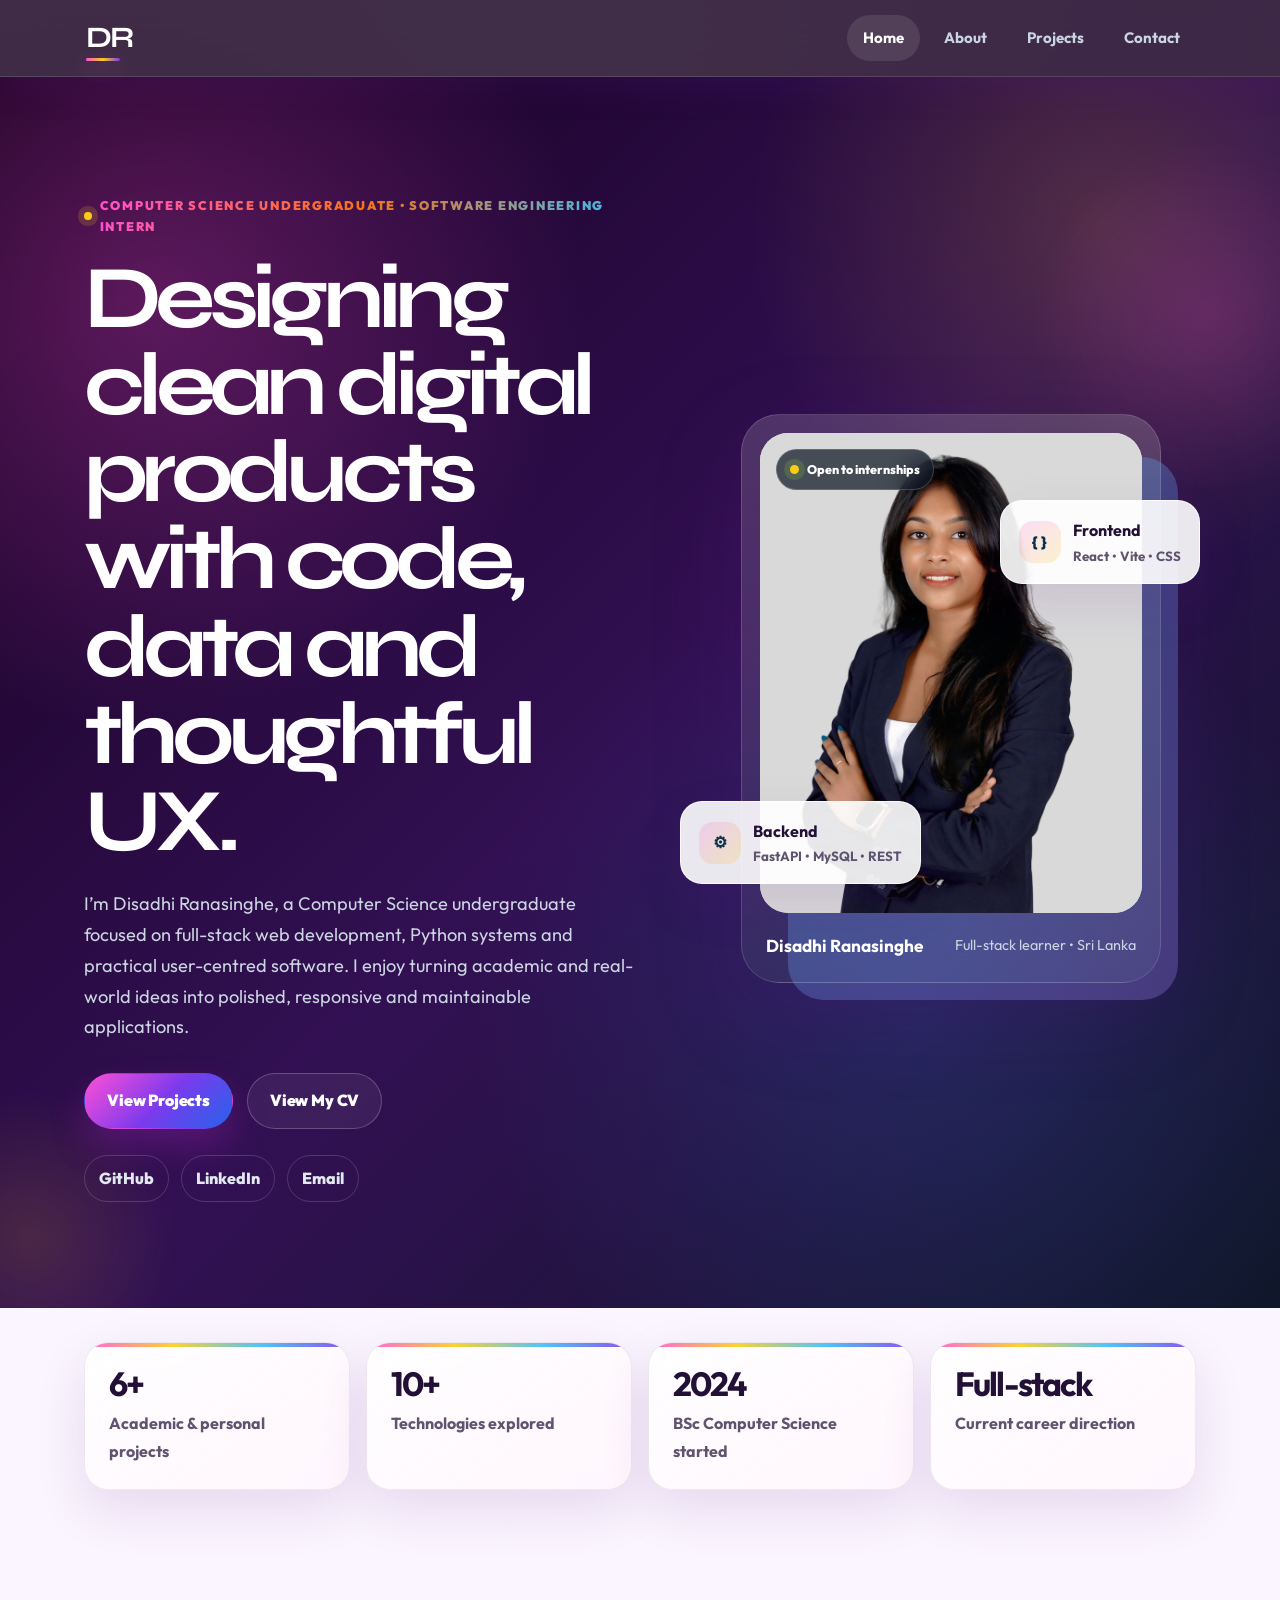
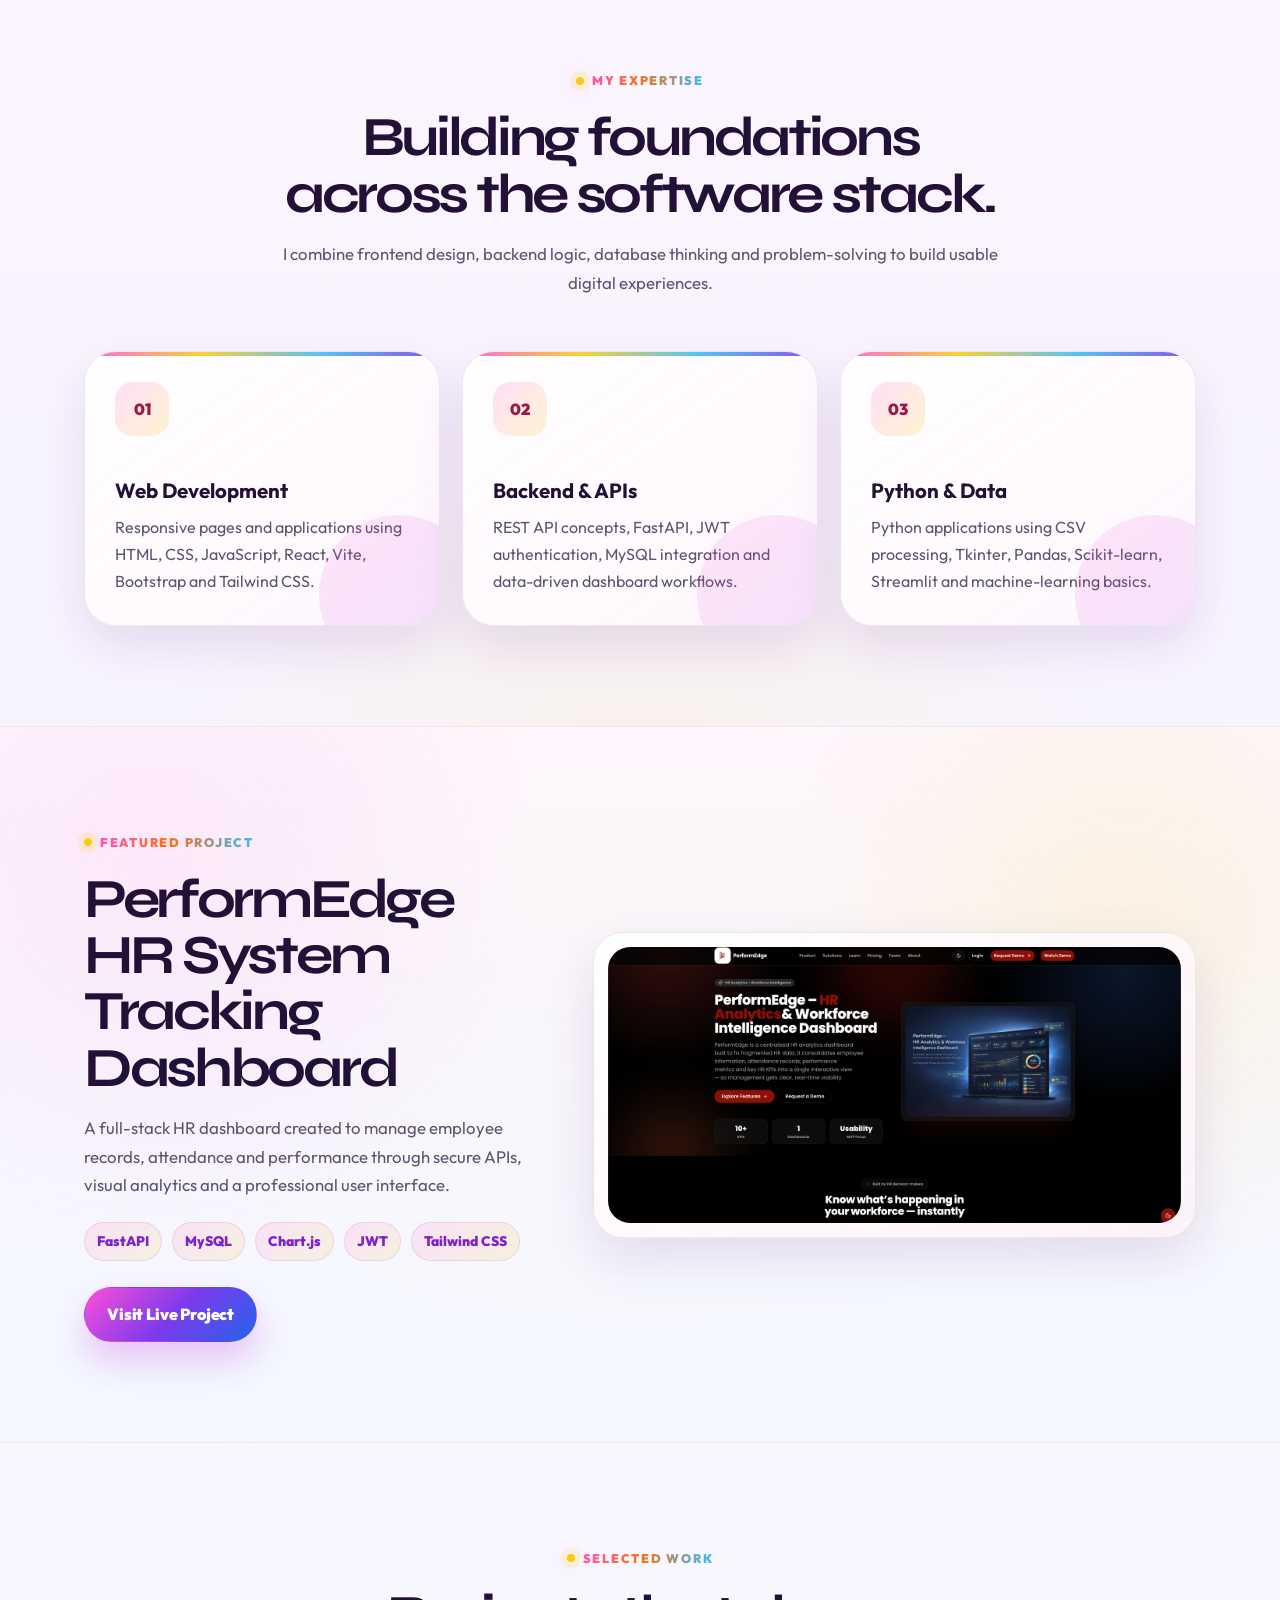
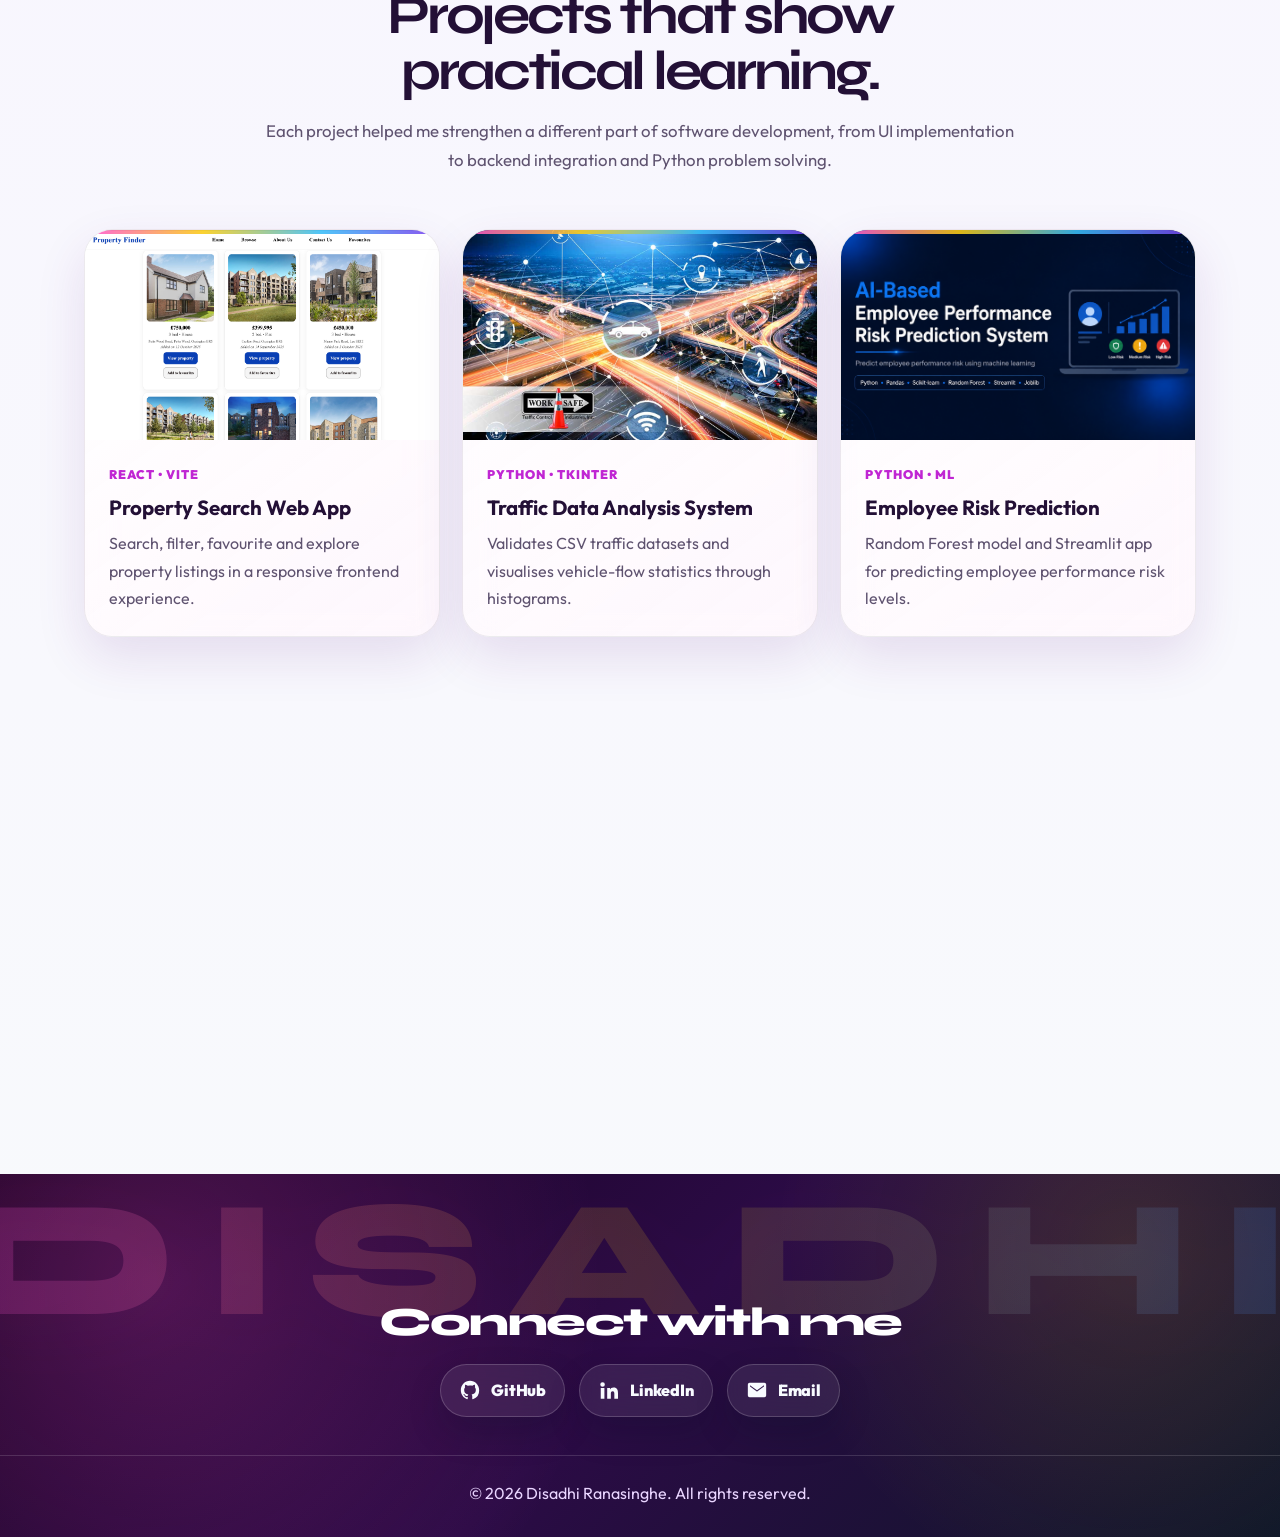
<file: index.html>
<!DOCTYPE html>
<html lang="en">
<head>
  <meta charset="UTF-8" />
  <meta name="viewport" content="width=device-width, initial-scale=1.0" />
  <meta name="description" content="Disadhi Ranasinghe - Computer Science undergraduate and software engineering intern portfolio." />
  <meta name="theme-color" content="#07111f" />
  <title>Disadhi Ranasinghe | Software Engineering Portfolio</title>
  <link rel="preconnect" href="https://fonts.googleapis.com" />
  <link rel="preconnect" href="https://fonts.gstatic.com" crossorigin />
  <link rel="stylesheet" href="style.css" />
</head>
<body>
  <div id="welcome-screen" aria-hidden="true">
    <div class="loader-box">
      <span class="loader-kicker">Portfolio loading</span>
      <h1>Disadhi Ranasinghe</h1>
      <p>Preparing a modern software engineering experience</p>
      <div class="progress-wrap"><div class="progress-bar" id="progress-bar"></div></div>
      <div class="progress-count" id="progress-count">1%</div>
    </div>
  </div>

  <header class="header">
    <div class="container nav-container">
      <a href="index.html" class="logo" aria-label="Disadhi Ranasinghe home">DR</a>
      <button class="nav-toggle" type="button" aria-label="Open navigation" aria-expanded="false">
        <span></span><span></span><span></span>
      </button>
      <nav class="nav" aria-label="Main navigation">
        <a href="index.html" class="active">Home</a>
        <a href="about.html">About</a>
        <a href="blog.html">Projects</a>
        <a href="contact.html">Contact</a>
      </nav>
    </div>
  </header>

  <main>
    <section class="hero hero-home" id="home">
      <div class="hero-orb hero-orb-one"></div>
      <div class="hero-orb hero-orb-two"></div>
      <div class="container hero-grid">
        <div class="hero-text reveal">
          <p class="eyebrow">Computer Science Undergraduate • Software Engineering Intern</p>
          <h1>Designing clean digital products with code, data and thoughtful UX.</h1>
          <p class="lead">
            I’m Disadhi Ranasinghe, a Computer Science undergraduate focused on full-stack web development, Python systems and practical user-centred software. I enjoy turning academic and real-world ideas into polished, responsive and maintainable applications.
          </p>

          <div class="hero-buttons">
            <a href="blog.html" class="btn btn-primary">View Projects</a>
            <a href="CV/Disadhi_Ranasinghe_CV.pdf" target="_blank" rel="noopener" class="btn btn-outline">View My CV</a>
          </div>

          <div class="social-links" aria-label="Social links">
            <a href="https://github.com/disdyy" target="_blank" rel="noopener">GitHub</a>
            <a href="https://www.linkedin.com/in/disadhi-ranasinghe-a74734332/" target="_blank" rel="noopener">LinkedIn</a>
            <a href="mailto:ranasinghedisadhi@gmail.com">Email</a>
          </div>
        </div>

        <div class="hero-visual reveal delay-1">
          <div class="profile-card">
            <div class="status-pill"><span></span> Open to internships</div>
            <img src="Images/me.png" alt="Disadhi Ranasinghe" />
            <div class="profile-meta">
              <strong>Disadhi Ranasinghe</strong>
              <span>Full-stack learner • Sri Lanka</span>
            </div>
          </div>
          <div class="floating-card floating-card-top">
            <span class="floating-icon">{ }</span>
            <div><strong>Frontend</strong><small>React • Vite • CSS</small></div>
          </div>
          <div class="floating-card floating-card-bottom">
            <span class="floating-icon">⚙</span>
            <div><strong>Backend</strong><small>FastAPI • MySQL • REST</small></div>
          </div>
        </div>
      </div>
    </section>

    <section class="section compact-section">
      <div class="container stats-grid reveal">
        <div class="stat-card"><strong>6+</strong><span>Academic & personal projects</span></div>
        <div class="stat-card"><strong>10+</strong><span>Technologies explored</span></div>
        <div class="stat-card"><strong>2024</strong><span>BSc Computer Science started</span></div>
        <div class="stat-card"><strong>Full-stack</strong><span>Current career direction</span></div>
      </div>
    </section>

    <section class="section" id="expertise">
      <div class="container">
        <div class="section-heading reveal">
          <span class="section-label">My expertise</span>
          <h2>Building foundations across the software stack.</h2>
          <p>I combine frontend design, backend logic, database thinking and problem-solving to build usable digital experiences.</p>
        </div>

        <div class="card-grid expertise-grid">
          <article class="info-card reveal">
            <span class="card-icon">01</span>
            <h3>Web Development</h3>
            <p>Responsive pages and applications using HTML, CSS, JavaScript, React, Vite, Bootstrap and Tailwind CSS.</p>
          </article>
          <article class="info-card reveal delay-1">
            <span class="card-icon">02</span>
            <h3>Backend & APIs</h3>
            <p>REST API concepts, FastAPI, JWT authentication, MySQL integration and data-driven dashboard workflows.</p>
          </article>
          <article class="info-card reveal delay-2">
            <span class="card-icon">03</span>
            <h3>Python & Data</h3>
            <p>Python applications using CSV processing, Tkinter, Pandas, Scikit-learn, Streamlit and machine-learning basics.</p>
          </article>
        </div>
      </div>
    </section>

    <section class="section feature-section">
      <div class="container split-grid">
        <div class="section-heading left reveal">
          <span class="section-label">Featured project</span>
          <h2>PerformEdge HR System Tracking Dashboard</h2>
          <p>A full-stack HR dashboard created to manage employee records, attendance and performance through secure APIs, visual analytics and a professional user interface.</p>
          <div class="pill-row">
            <span>FastAPI</span><span>MySQL</span><span>Chart.js</span><span>JWT</span><span>Tailwind CSS</span>
          </div>
          <a href="https://performedge.me/" target="_blank" rel="noopener" class="btn btn-primary top-space">Visit Live Project</a>
        </div>
        <div class="project-preview reveal delay-1">
          <img src="Images/PerformEdge.png" alt="PerformEdge dashboard preview" />
        </div>
      </div>
    </section>

    <section class="section" id="projects-preview">
      <div class="container">
        <div class="section-heading reveal">
          <span class="section-label">Selected work</span>
          <h2>Projects that show practical learning.</h2>
          <p>Each project helped me strengthen a different part of software development, from UI implementation to backend integration and Python problem solving.</p>
        </div>
        <div class="mini-project-grid">
          <article class="mini-project-card reveal">
            <img src="Images/PropertySearch.png" alt="Property Search web application" />
            <div>
              <span>React • Vite</span>
              <h3>Property Search Web App</h3>
              <p>Search, filter, favourite and explore property listings in a responsive frontend experience.</p>
            </div>
          </article>
          <article class="mini-project-card reveal delay-1">
            <img src="Images/traffic-data.jpg" alt="Traffic data analysis project" />
            <div>
              <span>Python • Tkinter</span>
              <h3>Traffic Data Analysis System</h3>
              <p>Validates CSV traffic datasets and visualises vehicle-flow statistics through histograms.</p>
            </div>
          </article>
          <article class="mini-project-card reveal delay-2">
            <img src="Images/AI_Based_Risk_Prediction_System.png" alt="Employee risk prediction project" />
            <div>
              <span>Python • ML</span>
              <h3>Employee Risk Prediction</h3>
              <p>Random Forest model and Streamlit app for predicting employee performance risk levels.</p>
            </div>
          </article>
        </div>
        <div class="center top-space reveal">
          <a href="blog.html" class="btn btn-outline">Explore All Projects</a>
        </div>
      </div>
    </section>

    <section class="section contact-strip">
      <div class="container contact-strip-inner reveal">
        <div>
          <span class="section-label">Let’s connect</span>
          <h2>Looking for a software engineer intern?</h2>
          <p>I’m open to internship opportunities, collaborative projects and professional networking.</p>
        </div>
        <a href="contact.html" class="btn btn-primary">Contact Me</a>
      </div>
    </section>
  </main>

  <footer class="footer">
    <div class="container footer-social-only">
      <p class="footer-social-title">Connect with me</p>
      <div class="footer-social" aria-label="Social media links">
        <a href="https://github.com/disdyy" target="_blank" rel="noopener" aria-label="GitHub">
          <svg viewBox="0 0 24 24" aria-hidden="true"><path d="M12 2C6.48 2 2 6.58 2 12.26c0 4.53 2.87 8.37 6.84 9.73.5.1.68-.22.68-.49 0-.24-.01-.88-.01-1.73-2.78.62-3.37-1.37-3.37-1.37-.45-1.18-1.11-1.49-1.11-1.49-.91-.64.07-.63.07-.63 1 .07 1.53 1.06 1.53 1.06.9 1.57 2.36 1.12 2.93.86.09-.67.35-1.12.63-1.38-2.22-.26-4.56-1.14-4.56-5.07 0-1.12.39-2.04 1.03-2.76-.1-.26-.45-1.31.1-2.72 0 0 .84-.28 2.75 1.05A9.3 9.3 0 0 1 12 6.98c.85 0 1.7.12 2.5.34 1.9-1.33 2.74-1.05 2.74-1.05.55 1.41.2 2.46.1 2.72.64.72 1.03 1.64 1.03 2.76 0 3.94-2.34 4.81-4.57 5.07.36.32.68.95.68 1.92 0 1.38-.01 2.5-.01 2.84 0 .27.18.59.69.49A10.08 10.08 0 0 0 22 12.26C22 6.58 17.52 2 12 2Z"/></svg>
          <span>GitHub</span>
        </a>
        <a href="https://www.linkedin.com/in/disadhi-ranasinghe-a74734332/" target="_blank" rel="noopener" aria-label="LinkedIn">
          <svg viewBox="0 0 24 24" aria-hidden="true"><path d="M4.98 3.5a2.5 2.5 0 1 1 0 5 2.5 2.5 0 0 1 0-5ZM3 9.8h4v11.7H3V9.8Zm6.24 0h3.84v1.6h.05c.54-1.02 1.86-2.1 3.83-2.1 4.1 0 4.86 2.7 4.86 6.21v5.99h-4v-5.31c0-1.27-.02-2.9-1.77-2.9-1.77 0-2.04 1.38-2.04 2.8v5.41h-4V9.8Z"/></svg>
          <span>LinkedIn</span>
        </a>
        <a href="mailto:ranasinghedisadhi@gmail.com" aria-label="Email">
          <svg viewBox="0 0 24 24" aria-hidden="true"><path d="M20 4H4a2 2 0 0 0-2 2v12a2 2 0 0 0 2 2h16a2 2 0 0 0 2-2V6a2 2 0 0 0-2-2Zm-.4 4.25-7.07 5.1a.9.9 0 0 1-1.06 0L4.4 8.25V6.7l7.6 5.47 7.6-5.47v1.55Z"/></svg>
          <span>Email</span>
        </a>
      </div>
    </div>
    <div class="footer-bottom"><p>&copy; <span id="year"></span> Disadhi Ranasinghe. All rights reserved.</p></div>
  </footer>

  <script src="script.js"></script>
</body>
</html>
</file>
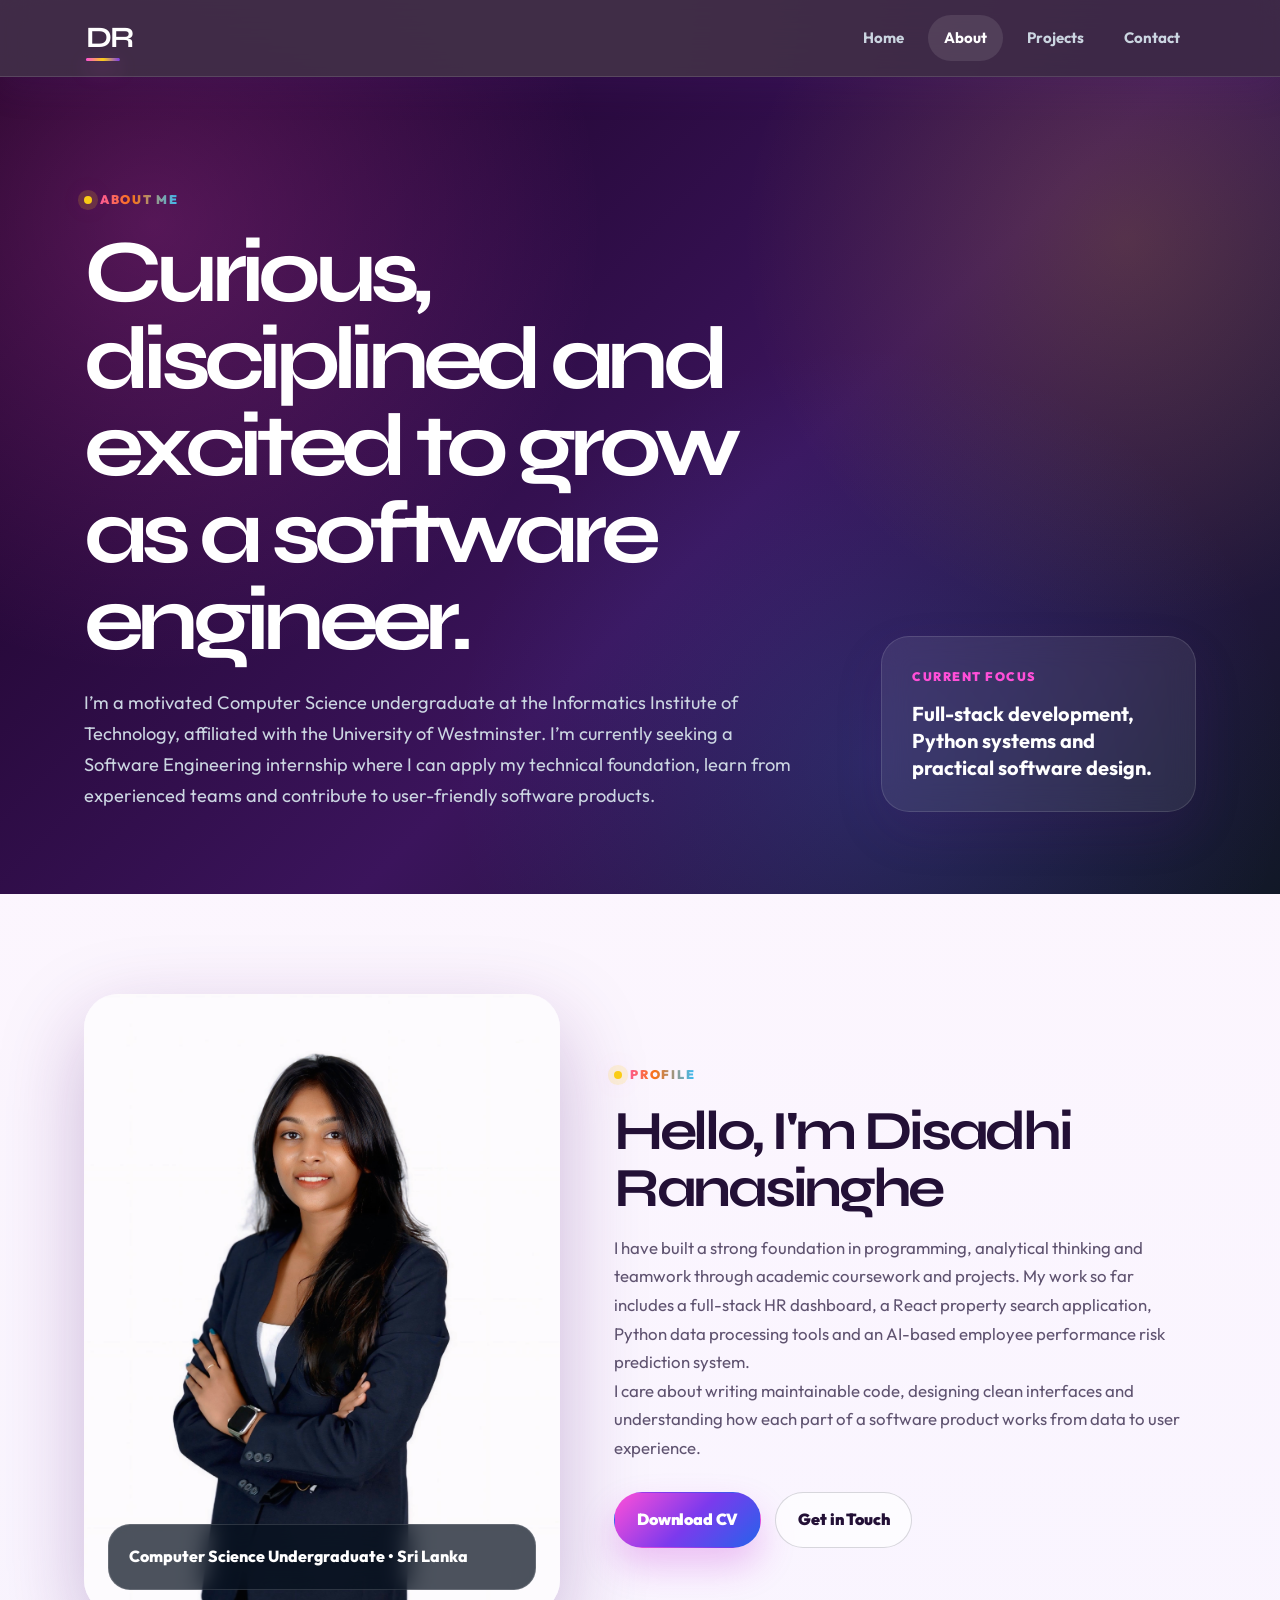
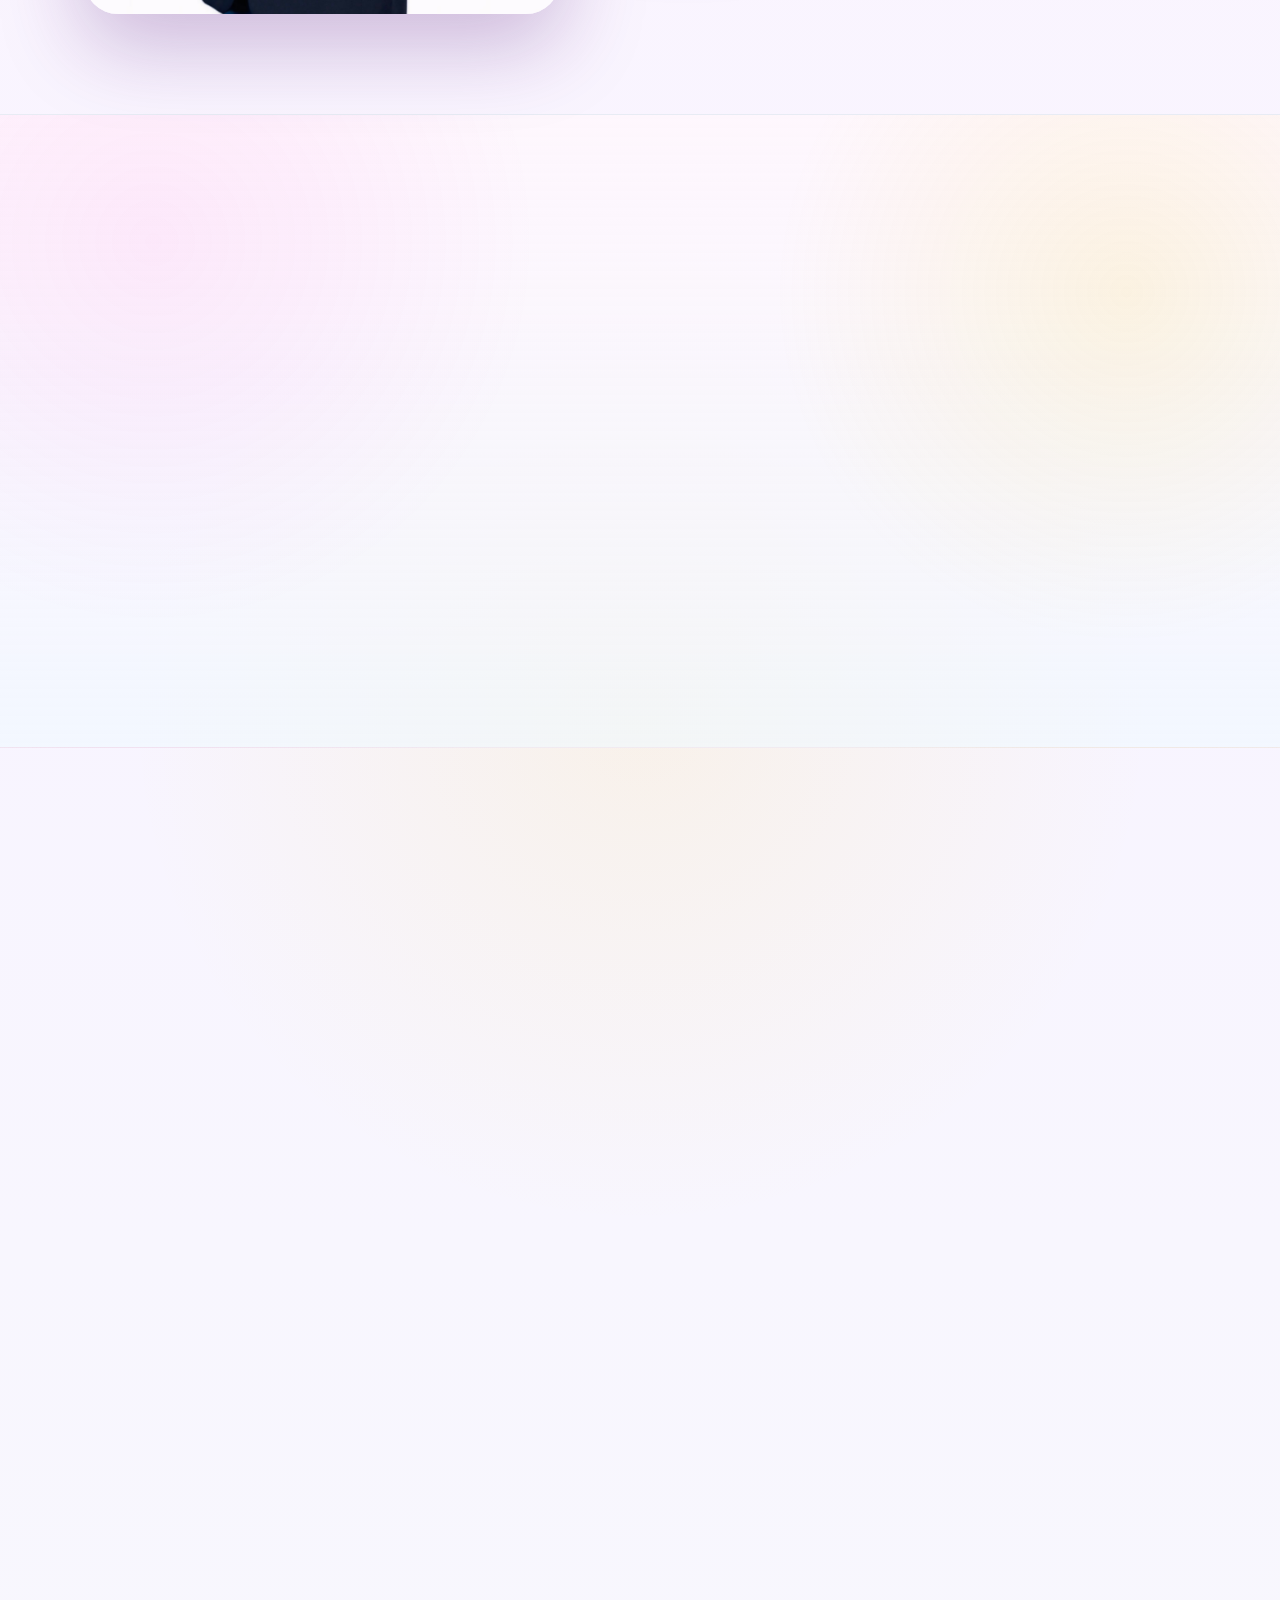
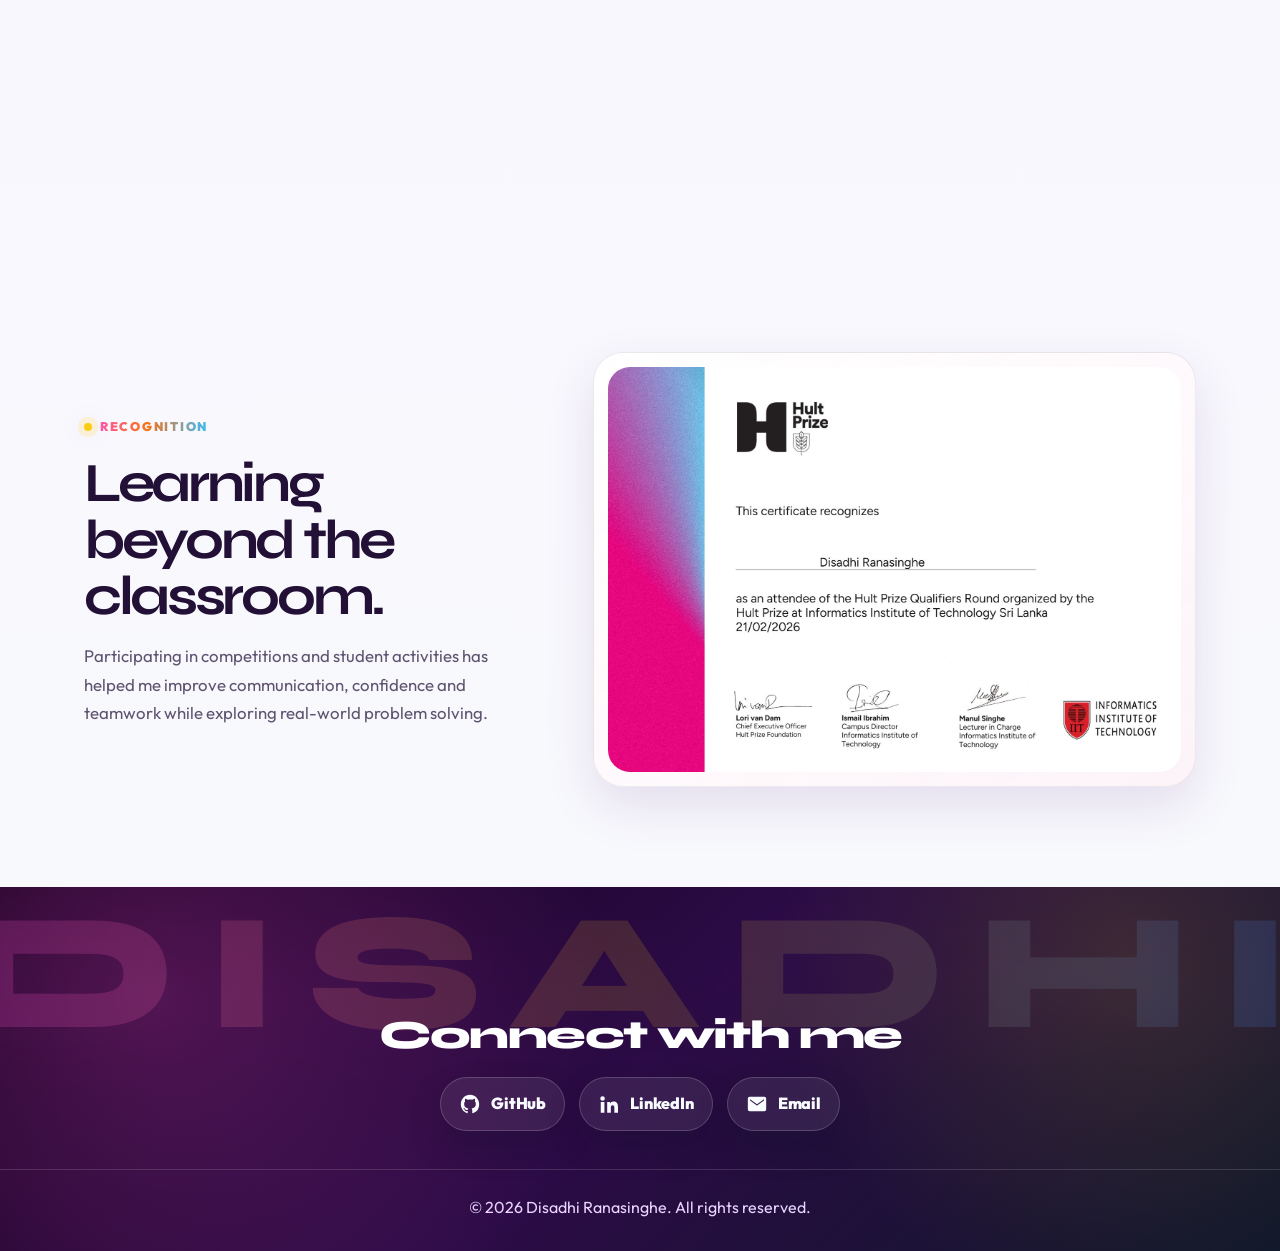
<file: about.html>
<!DOCTYPE html>
<html lang="en">
<head>
  <meta charset="UTF-8" />
  <meta name="viewport" content="width=device-width, initial-scale=1.0" />
  <meta name="description" content="About Disadhi Ranasinghe - education, skills and software engineering interests." />
  <meta name="theme-color" content="#07111f" />
  <title>About | Disadhi Ranasinghe</title>
  <link rel="preconnect" href="https://fonts.googleapis.com" />
  <link rel="preconnect" href="https://fonts.gstatic.com" crossorigin />
  <link rel="stylesheet" href="style.css" />
</head>
<body>
  <header class="header">
    <div class="container nav-container">
      <a href="index.html" class="logo" aria-label="Disadhi Ranasinghe home">DR</a>
      <button class="nav-toggle" type="button" aria-label="Open navigation" aria-expanded="false"><span></span><span></span><span></span></button>
      <nav class="nav" aria-label="Main navigation">
        <a href="index.html">Home</a>
        <a href="about.html" class="active">About</a>
        <a href="blog.html">Projects</a>
        <a href="contact.html">Contact</a>
      </nav>
    </div>
  </header>

  <main>
    <section class="page-hero">
      <div class="container page-hero-grid">
        <div class="reveal">
          <p class="eyebrow">About me</p>
          <h1>Curious, disciplined and excited to grow as a software engineer.</h1>
          <p class="lead">I’m a motivated Computer Science undergraduate at the Informatics Institute of Technology, affiliated with the University of Westminster. I’m currently seeking a Software Engineering internship where I can apply my technical foundation, learn from experienced teams and contribute to user-friendly software products.</p>
        </div>
        <div class="page-hero-card reveal delay-1">
          <span>Current focus</span>
          <strong>Full-stack development, Python systems and practical software design.</strong>
        </div>
      </div>
    </section>

    <section class="section">
      <div class="container about-grid modern-about-grid">
        <div class="about-image reveal">
          <img src="Images/IMG_7054.jpg" alt="Disadhi Ranasinghe portrait" />
          <div class="image-caption">Computer Science Undergraduate • Sri Lanka</div>
        </div>

        <div class="about-text reveal delay-1">
          <span class="section-label">Profile</span>
          <h2>Hello, I'm Disadhi Ranasinghe</h2>
          <p>I have built a strong foundation in programming, analytical thinking and teamwork through academic coursework and projects. My work so far includes a full-stack HR dashboard, a React property search application, Python data processing tools and an AI-based employee performance risk prediction system.</p>
          <p>I care about writing maintainable code, designing clean interfaces and understanding how each part of a software product works from data to user experience.</p>
          <div class="about-actions">
            <a href="CV/Disadhi_Ranasinghe_CV.pdf" download="Disadhi_Ranasinghe_CV.pdf" class="btn btn-primary">Download CV</a>
            <a href="contact.html" class="btn btn-outline">Get in Touch</a>
          </div>
        </div>
      </div>
    </section>

    <section class="section muted-section">
      <div class="container">
        <div class="section-heading reveal">
          <span class="section-label">Education</span>
          <h2>Academic journey.</h2>
          <p>My learning path combines formal education, project work and leadership experiences.</p>
        </div>
        <div class="timeline">
          <article class="timeline-item reveal">
            <span>2024 - Present</span>
            <h3>BSc (Hons) in Computer Science</h3>
            <p>Informatics Institute of Technology affiliated with University of Westminster.</p>
          </article>
          <article class="timeline-item reveal delay-1">
            <span>2024</span>
            <h3>Certificate in Computer Science</h3>
            <p>National Institute of Business Management (NIBM).</p>
          </article>
          <article class="timeline-item reveal delay-2">
            <span>2023</span>
            <h3>GCE Advanced Level</h3>
            <p>St. Lawrence’s Convent, Colombo 06.</p>
          </article>
          <article class="timeline-item reveal delay-3">
            <span>2020</span>
            <h3>GCE Ordinary Level</h3>
            <p>Holy Family Convent, Dehiwala.</p>
          </article>
        </div>
      </div>
    </section>

    <section class="section">
      <div class="container skill-layout">
        <div class="section-heading left reveal">
          <span class="section-label">Skill set</span>
          <h2>Technical tools and professional strengths.</h2>
          <p>These skills support my project work and my goal of becoming a confident full-stack engineer.</p>
        </div>
        <div class="skill-panels">
          <div class="skill-panel reveal">
            <h3>Technical Skills</h3>
            <div class="pill-row">
              <span>Python</span><span>Java</span><span>JavaScript</span><span>TypeScript</span><span>HTML5</span><span>CSS3</span><span>React.js</span><span>Bootstrap</span><span>Tailwind CSS</span><span>FastAPI</span><span>Rest API</span><span>MySQL</span><span>GitHub</span><span>Vite</span><span>JAS-RS</span><span>React Router</span><span>Frontend + Backend Integration</span>
            </div>
          </div>
          <div class="skill-panels">
          <div class="skill-panel reveal">
            <h3>Tools, IDEs and AI tools</h3>
            <div class="pill-row">
              <span>Git</span><span>GitHub</span><span>VS Code</span><span>IntelliJ IDEA</span><span>NetBeans</span><span>Python IDLE</span><span>Figma</span><span>Canva</span><span>Tailwind CSS</span><span>Streamlit</span><span>Antigravity</span><span>ChatGPT</span><span>GitHub Copilot</span><span>Claude</span><span>Gemini</span>
            </div>
          </div>
          <div class="skill-panel reveal delay-1">
            <h3>Soft Skills</h3>
            <div class="pill-row">
              <span>Team Collaboration</span><span>Attention to Detail</span><span>Communication</span><span>Time Management</span><span>Problem Solving</span><span>Critical Thinking</span><span>Adaptability</span>
            </div>
          </div>
          <div class="skill-panel reveal delay-2">
            <h3>Activities</h3>
            <ul class="check-list">
              <li>Participated in Hult Prize Competition at IIT.</li>
              <li>Member of Leo Club at IIT.</li>
              <li>Senior Prefect at Holy Family Convent, Dehiwala.</li>
              <li>Member of Western Band and Senior Choir.</li>
            </ul>
          </div>
        </div>
      </div>
    </section>

    <section class="section certificate-section">
      <div class="container split-grid">
        <div class="section-heading left reveal">
          <span class="section-label">Recognition</span>
          <h2>Learning beyond the classroom.</h2>
          <p>Participating in competitions and student activities has helped me improve communication, confidence and teamwork while exploring real-world problem solving.</p>
        </div>
        <div class="certificate-card reveal delay-1">
          <img src="Images/HultPrizeCertificate.jpeg" alt="Hult Prize certificate" />
        </div>
      </div>
    </section>
  </main>

  <footer class="footer">
    <div class="container footer-social-only">
      <p class="footer-social-title">Connect with me</p>
      <div class="footer-social" aria-label="Social media links">
        <a href="https://github.com/disdyy" target="_blank" rel="noopener" aria-label="GitHub">
          <svg viewBox="0 0 24 24" aria-hidden="true"><path d="M12 2C6.48 2 2 6.58 2 12.26c0 4.53 2.87 8.37 6.84 9.73.5.1.68-.22.68-.49 0-.24-.01-.88-.01-1.73-2.78.62-3.37-1.37-3.37-1.37-.45-1.18-1.11-1.49-1.11-1.49-.91-.64.07-.63.07-.63 1 .07 1.53 1.06 1.53 1.06.9 1.57 2.36 1.12 2.93.86.09-.67.35-1.12.63-1.38-2.22-.26-4.56-1.14-4.56-5.07 0-1.12.39-2.04 1.03-2.76-.1-.26-.45-1.31.1-2.72 0 0 .84-.28 2.75 1.05A9.3 9.3 0 0 1 12 6.98c.85 0 1.7.12 2.5.34 1.9-1.33 2.74-1.05 2.74-1.05.55 1.41.2 2.46.1 2.72.64.72 1.03 1.64 1.03 2.76 0 3.94-2.34 4.81-4.57 5.07.36.32.68.95.68 1.92 0 1.38-.01 2.5-.01 2.84 0 .27.18.59.69.49A10.08 10.08 0 0 0 22 12.26C22 6.58 17.52 2 12 2Z"/></svg>
          <span>GitHub</span>
        </a>
        <a href="https://www.linkedin.com/in/disadhi-ranasinghe-a74734332/" target="_blank" rel="noopener" aria-label="LinkedIn">
          <svg viewBox="0 0 24 24" aria-hidden="true"><path d="M4.98 3.5a2.5 2.5 0 1 1 0 5 2.5 2.5 0 0 1 0-5ZM3 9.8h4v11.7H3V9.8Zm6.24 0h3.84v1.6h.05c.54-1.02 1.86-2.1 3.83-2.1 4.1 0 4.86 2.7 4.86 6.21v5.99h-4v-5.31c0-1.27-.02-2.9-1.77-2.9-1.77 0-2.04 1.38-2.04 2.8v5.41h-4V9.8Z"/></svg>
          <span>LinkedIn</span>
        </a>
        <a href="mailto:ranasinghedisadhi@gmail.com" aria-label="Email">
          <svg viewBox="0 0 24 24" aria-hidden="true"><path d="M20 4H4a2 2 0 0 0-2 2v12a2 2 0 0 0 2 2h16a2 2 0 0 0 2-2V6a2 2 0 0 0-2-2Zm-.4 4.25-7.07 5.1a.9.9 0 0 1-1.06 0L4.4 8.25V6.7l7.6 5.47 7.6-5.47v1.55Z"/></svg>
          <span>Email</span>
        </a>
      </div>
    </div>
    <div class="footer-bottom"><p>&copy; <span id="year"></span> Disadhi Ranasinghe. All rights reserved.</p></div>
  </footer>
  <script src="script.js"></script>
</body>
</html>
</file>
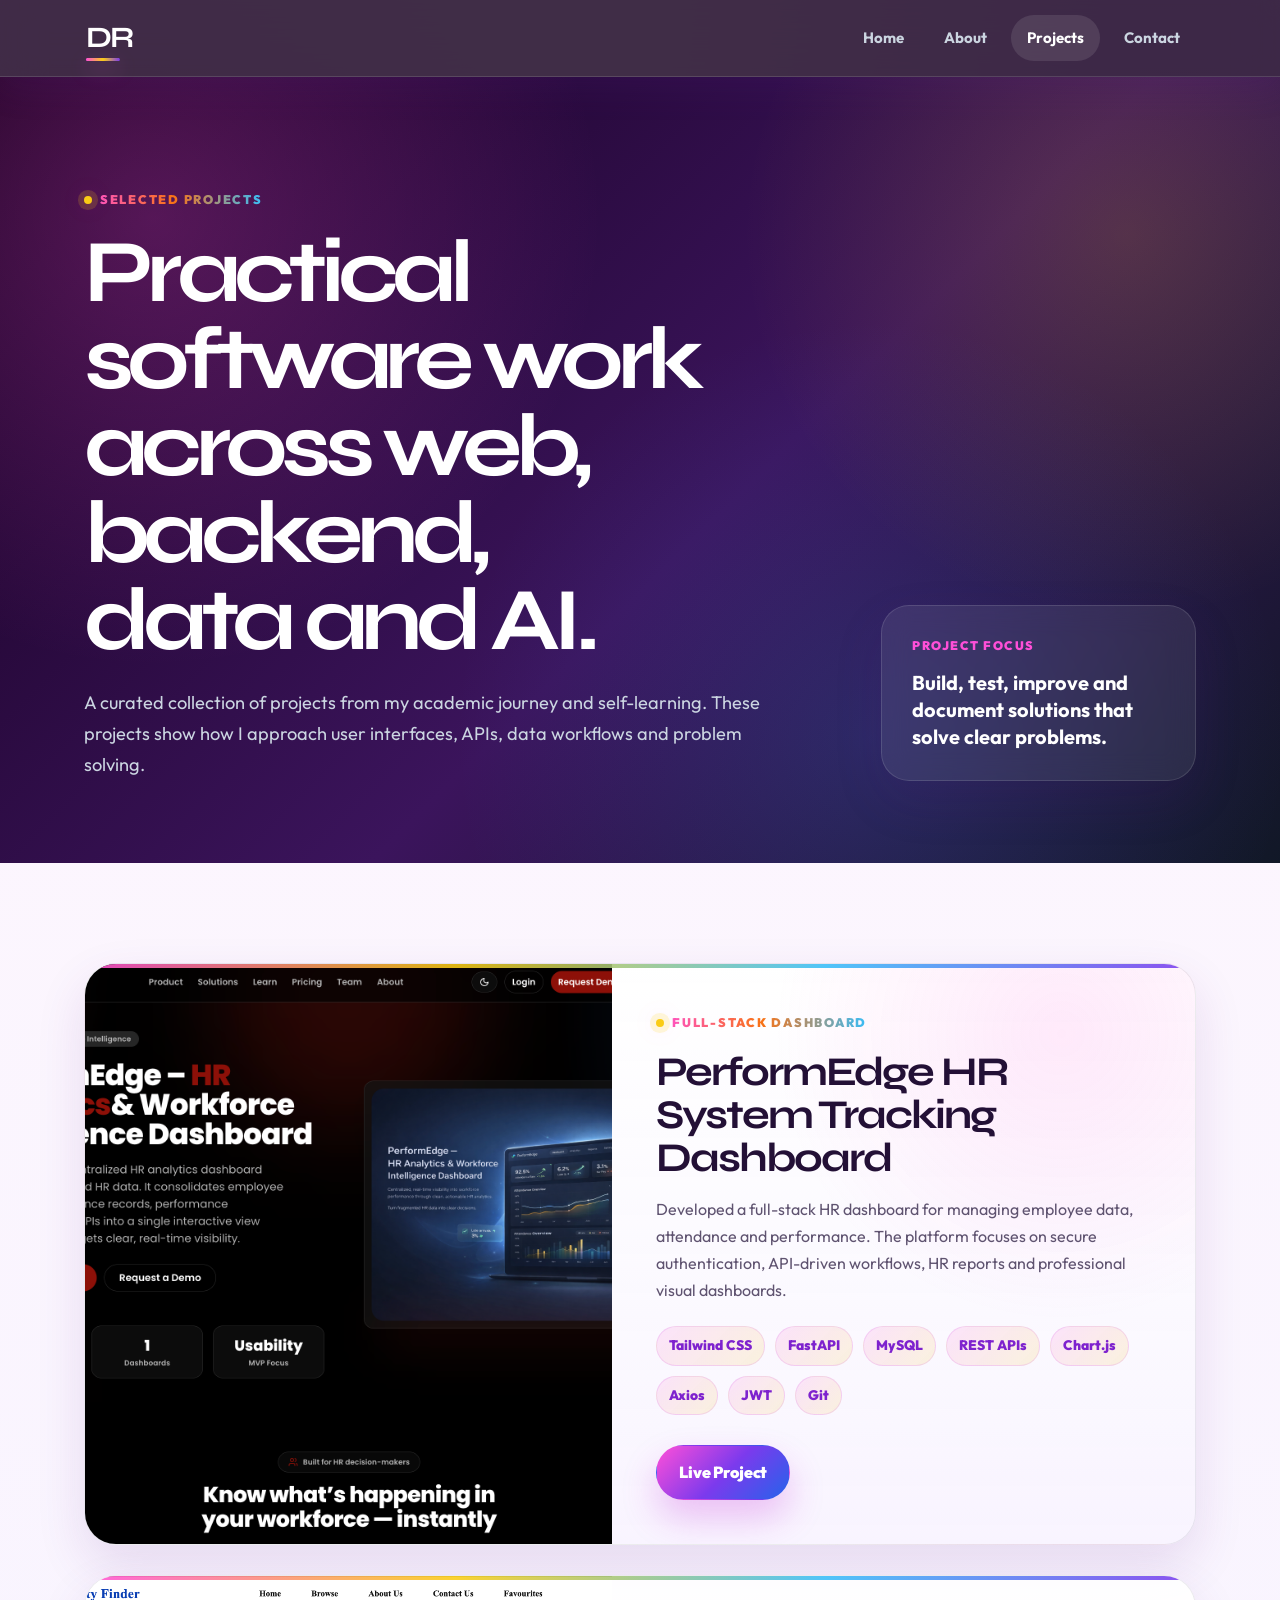
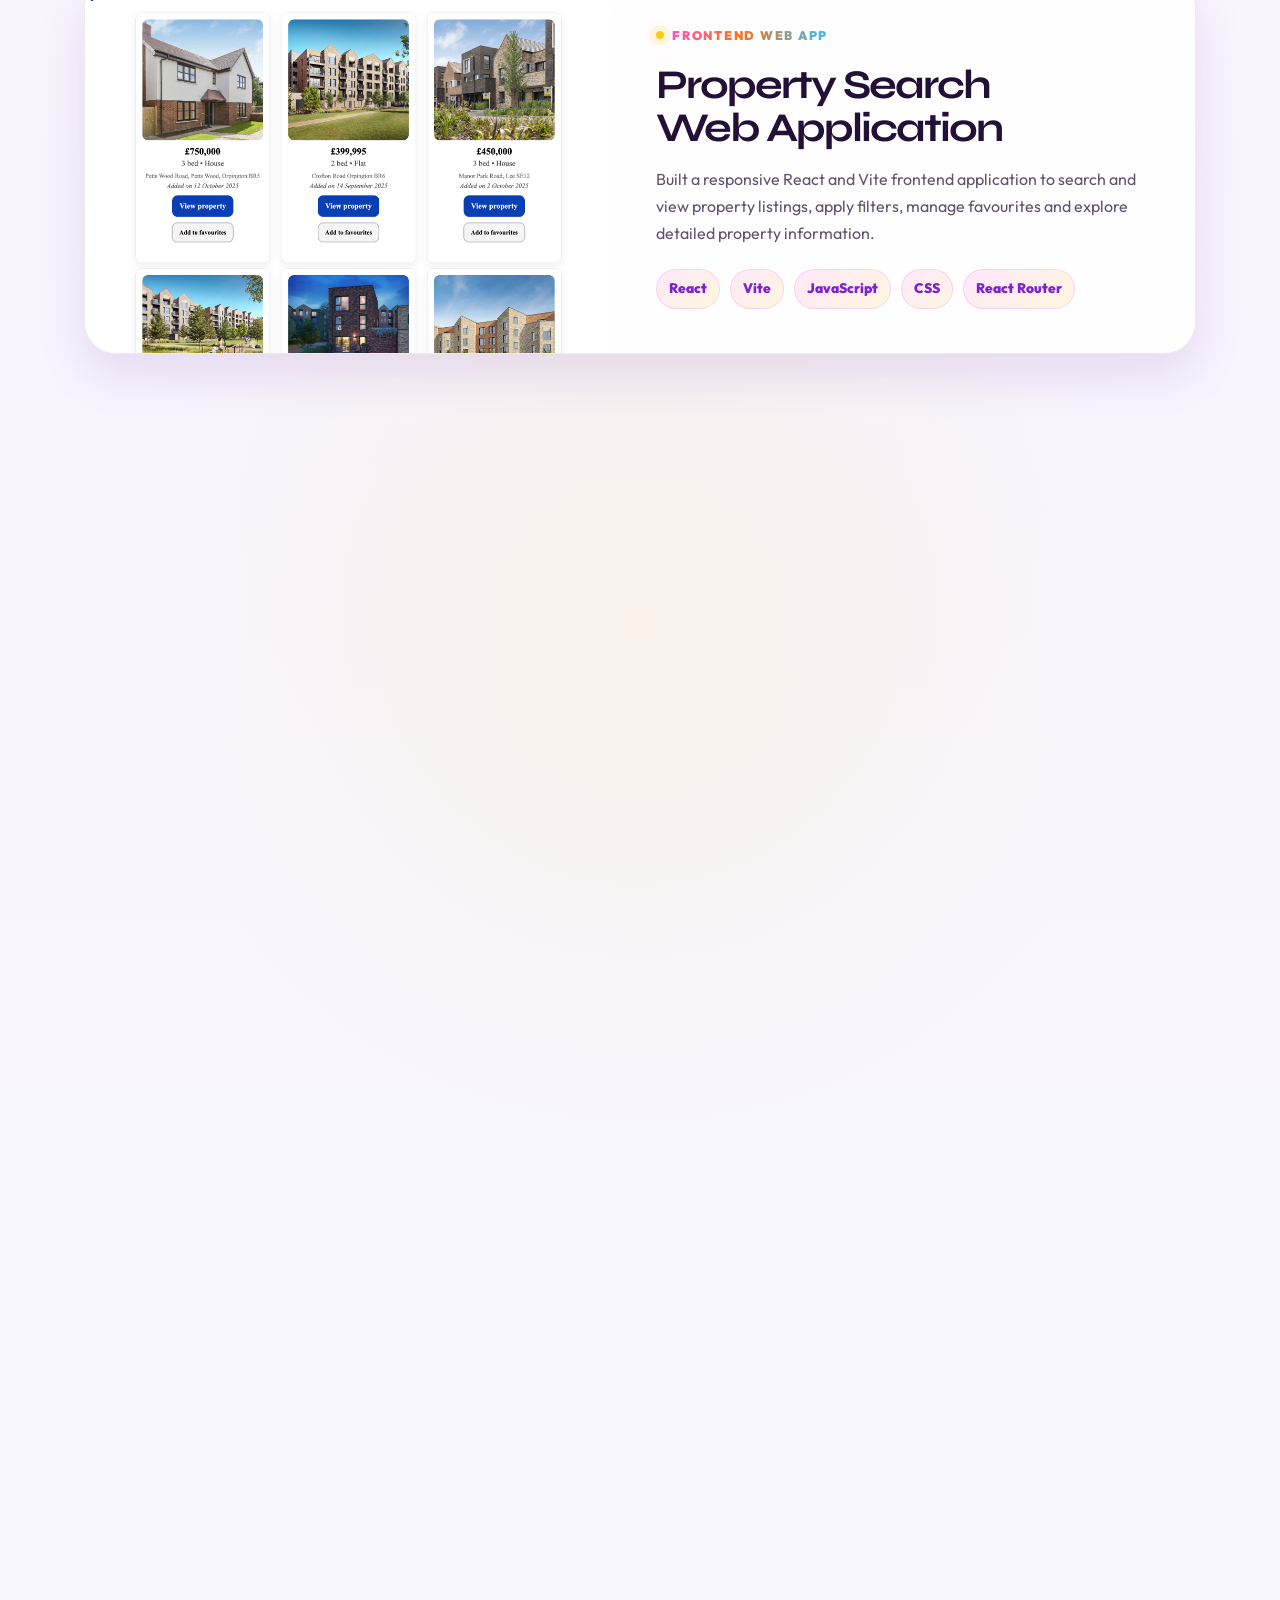
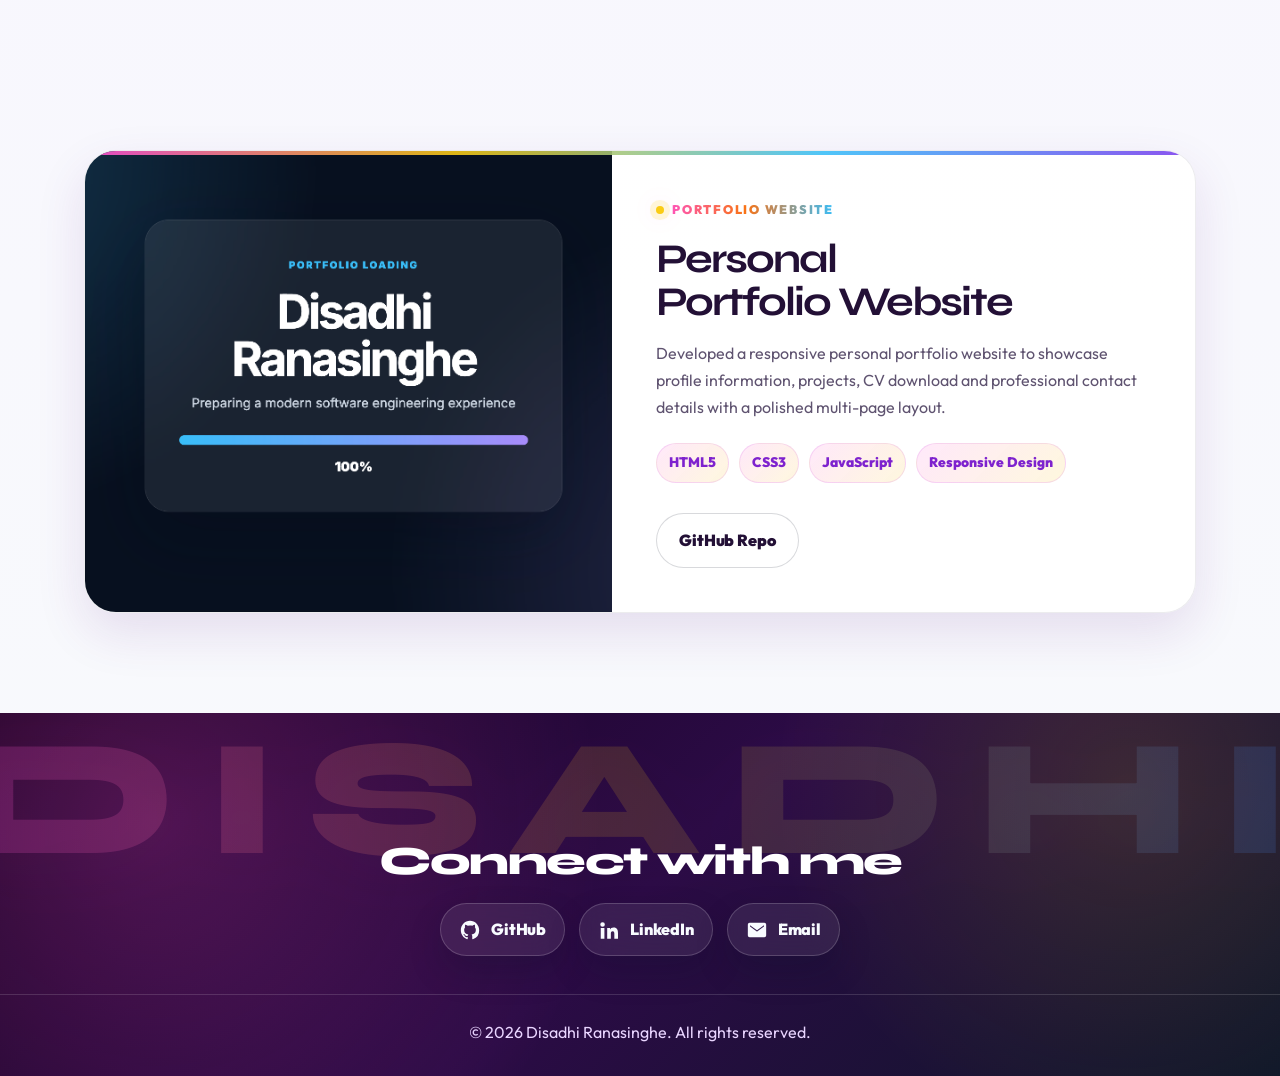
<file: blog.html>
<!DOCTYPE html>
<html lang="en">
<head>
  <meta charset="UTF-8" />
  <meta name="viewport" content="width=device-width, initial-scale=1.0" />
  <meta name="description" content="Selected software projects by Disadhi Ranasinghe." />
  <meta name="theme-color" content="#07111f" />
  <title>Projects | Disadhi Ranasinghe</title>
  <link rel="preconnect" href="https://fonts.googleapis.com" />
  <link rel="preconnect" href="https://fonts.gstatic.com" crossorigin />
  <link rel="stylesheet" href="style.css" />
</head>
<body>
  <header class="header">
    <div class="container nav-container">
      <a href="index.html" class="logo" aria-label="Disadhi Ranasinghe home">DR</a>
      <button class="nav-toggle" type="button" aria-label="Open navigation" aria-expanded="false"><span></span><span></span><span></span></button>
      <nav class="nav" aria-label="Main navigation">
        <a href="index.html">Home</a>
        <a href="about.html">About</a>
        <a href="blog.html" class="active">Projects</a>
        <a href="contact.html">Contact</a>
      </nav>
    </div>
  </header>

  <main>
    <section class="page-hero projects-hero">
      <div class="container page-hero-grid">
        <div class="reveal">
          <p class="eyebrow">Selected projects</p>
          <h1>Practical software work across web, backend, data and AI.</h1>
          <p class="lead">A curated collection of projects from my academic journey and self-learning. These projects show how I approach user interfaces, APIs, data workflows and problem solving.</p>
        </div>
        <div class="page-hero-card reveal delay-1">
          <span>Project focus</span>
          <strong>Build, test, improve and document solutions that solve clear problems.</strong>
        </div>
      </div>
    </section>

    <section class="section">
      <div class="container project-list">
        <article class="project-card featured-project-card reveal">
          <div class="project-image-wrap"><img src="Images/PerformEdge.png" alt="PerformEdge HR dashboard project" /></div>
          <div class="project-content">
            <span class="project-type">Full-stack dashboard</span>
            <h2>PerformEdge HR System Tracking Dashboard</h2>
            <p>Developed a full-stack HR dashboard for managing employee data, attendance and performance. The platform focuses on secure authentication, API-driven workflows, HR reports and professional visual dashboards.</p>
            <div class="pill-row"><span>Tailwind CSS</span><span>FastAPI</span><span>MySQL</span><span>REST APIs</span><span>Chart.js</span><span>Axios</span><span>JWT</span><span>Git</span></div>
            <div class="project-actions"><a href="https://performedge.me/" target="_blank" rel="noopener" class="btn btn-primary">Live Project</a></div>
          </div>
        </article>

        <article class="project-card reveal">
          <div class="project-image-wrap"><img src="Images/PropertySearch.png" alt="Property Search web application" /></div>
          <div class="project-content">
            <span class="project-type">Frontend web app</span>
            <h2>Property Search Web Application</h2>
            <p>Built a responsive React and Vite frontend application to search and view property listings, apply filters, manage favourites and explore detailed property information.</p>
            <div class="pill-row"><span>React</span><span>Vite</span><span>JavaScript</span><span>CSS</span><span>React Router</span></div>
          </div>
        </article>

        <article class="project-card reveal">
          <div class="project-image-wrap"><img src="Images/Employee_Risk_Prediction.png" alt="Employee risk prediction project" /></div>
          <div class="project-content">
            <span class="project-type">Machine learning</span>
            <h2>AI-Based Employee Performance Risk Prediction System</h2>
            <p>Created a machine-learning system to predict employee performance risk levels using attendance, absenteeism, task completion, task rating and previous performance score data.</p>
            <div class="pill-row"><span>Python</span><span>Pandas</span><span>Scikit-learn</span><span>Random Forest</span><span>Streamlit</span><span>Joblib</span></div>
            <div class="project-actions"><a href="https://github.com/disdyy/ai-employee-performance-risk-prediction.git" target="_blank" rel="noopener" class="btn btn-outline">GitHub Repo</a></div>
          </div>
        </article>

        <article class="project-card reveal">
          <div class="project-image-wrap"><img src="Images/traffic-data.jpg" alt="Traffic data analysis project" /></div>
          <div class="project-content">
            <span class="project-type">Python desktop tool</span>
            <h2>Traffic Data Analysis System</h2>
            <p>Developed a Python application using CSV and Tkinter to validate input dates, process traffic survey datasets, generate statistical reports and visualise hourly vehicle flow using histograms.</p>
            <div class="pill-row"><span>Python</span><span>CSV module</span><span>Tkinter</span><span>Data Processing</span></div>
          </div>
        </article>

        <article class="project-card reveal">
          <div class="project-image-wrap project-code-card secondary-code-card"><span>UI</span></div>
          <div class="project-content">
            <span class="project-type">Product design</span>
            <h2>PerformEdge UI Design</h2>
            <p>Designed the PerformEdge user interface in Figma with a focus on intuitive layouts, dashboard usability and clear presentation of HR information.</p>
            <div class="pill-row"><span>Figma</span><span>UI Design</span><span>Dashboard UX</span></div>
          </div>
        </article>

        <article class="project-card reveal">
          <div class="project-image-wrap"><img src="Images/Portfolio.png" alt="Personal portfolio website" /></div>
          <div class="project-content">
            <span class="project-type">Portfolio website</span>
            <h2>Personal Portfolio Website</h2>
            <p>Developed a responsive personal portfolio website to showcase profile information, projects, CV download and professional contact details with a polished multi-page layout.</p>
            <div class="pill-row"><span>HTML5</span><span>CSS3</span><span>JavaScript</span><span>Responsive Design</span></div>
            <div class="project-actions"><a href="https://github.com/disdyy/Personal-Portfolio.git" target="_blank" rel="noopener" class="btn btn-outline">GitHub Repo</a></div>

          </div>
        </article>
      </div>
    </section>
  </main>

  <footer class="footer">
    <div class="container footer-social-only">
      <p class="footer-social-title">Connect with me</p>
      <div class="footer-social" aria-label="Social media links">
        <a href="https://github.com/disdyy" target="_blank" rel="noopener" aria-label="GitHub">
          <svg viewBox="0 0 24 24" aria-hidden="true"><path d="M12 2C6.48 2 2 6.58 2 12.26c0 4.53 2.87 8.37 6.84 9.73.5.1.68-.22.68-.49 0-.24-.01-.88-.01-1.73-2.78.62-3.37-1.37-3.37-1.37-.45-1.18-1.11-1.49-1.11-1.49-.91-.64.07-.63.07-.63 1 .07 1.53 1.06 1.53 1.06.9 1.57 2.36 1.12 2.93.86.09-.67.35-1.12.63-1.38-2.22-.26-4.56-1.14-4.56-5.07 0-1.12.39-2.04 1.03-2.76-.1-.26-.45-1.31.1-2.72 0 0 .84-.28 2.75 1.05A9.3 9.3 0 0 1 12 6.98c.85 0 1.7.12 2.5.34 1.9-1.33 2.74-1.05 2.74-1.05.55 1.41.2 2.46.1 2.72.64.72 1.03 1.64 1.03 2.76 0 3.94-2.34 4.81-4.57 5.07.36.32.68.95.68 1.92 0 1.38-.01 2.5-.01 2.84 0 .27.18.59.69.49A10.08 10.08 0 0 0 22 12.26C22 6.58 17.52 2 12 2Z"/></svg>
          <span>GitHub</span>
        </a>
        <a href="https://www.linkedin.com/in/disadhi-ranasinghe-a74734332/" target="_blank" rel="noopener" aria-label="LinkedIn">
          <svg viewBox="0 0 24 24" aria-hidden="true"><path d="M4.98 3.5a2.5 2.5 0 1 1 0 5 2.5 2.5 0 0 1 0-5ZM3 9.8h4v11.7H3V9.8Zm6.24 0h3.84v1.6h.05c.54-1.02 1.86-2.1 3.83-2.1 4.1 0 4.86 2.7 4.86 6.21v5.99h-4v-5.31c0-1.27-.02-2.9-1.77-2.9-1.77 0-2.04 1.38-2.04 2.8v5.41h-4V9.8Z"/></svg>
          <span>LinkedIn</span>
        </a>
        <a href="mailto:ranasinghedisadhi@gmail.com" aria-label="Email">
          <svg viewBox="0 0 24 24" aria-hidden="true"><path d="M20 4H4a2 2 0 0 0-2 2v12a2 2 0 0 0 2 2h16a2 2 0 0 0 2-2V6a2 2 0 0 0-2-2Zm-.4 4.25-7.07 5.1a.9.9 0 0 1-1.06 0L4.4 8.25V6.7l7.6 5.47 7.6-5.47v1.55Z"/></svg>
          <span>Email</span>
        </a>
      </div>
    </div>
    <div class="footer-bottom"><p>&copy; <span id="year"></span> Disadhi Ranasinghe. All rights reserved.</p></div>
  </footer>
  <script src="script.js"></script>
</body>
</html>
</file>
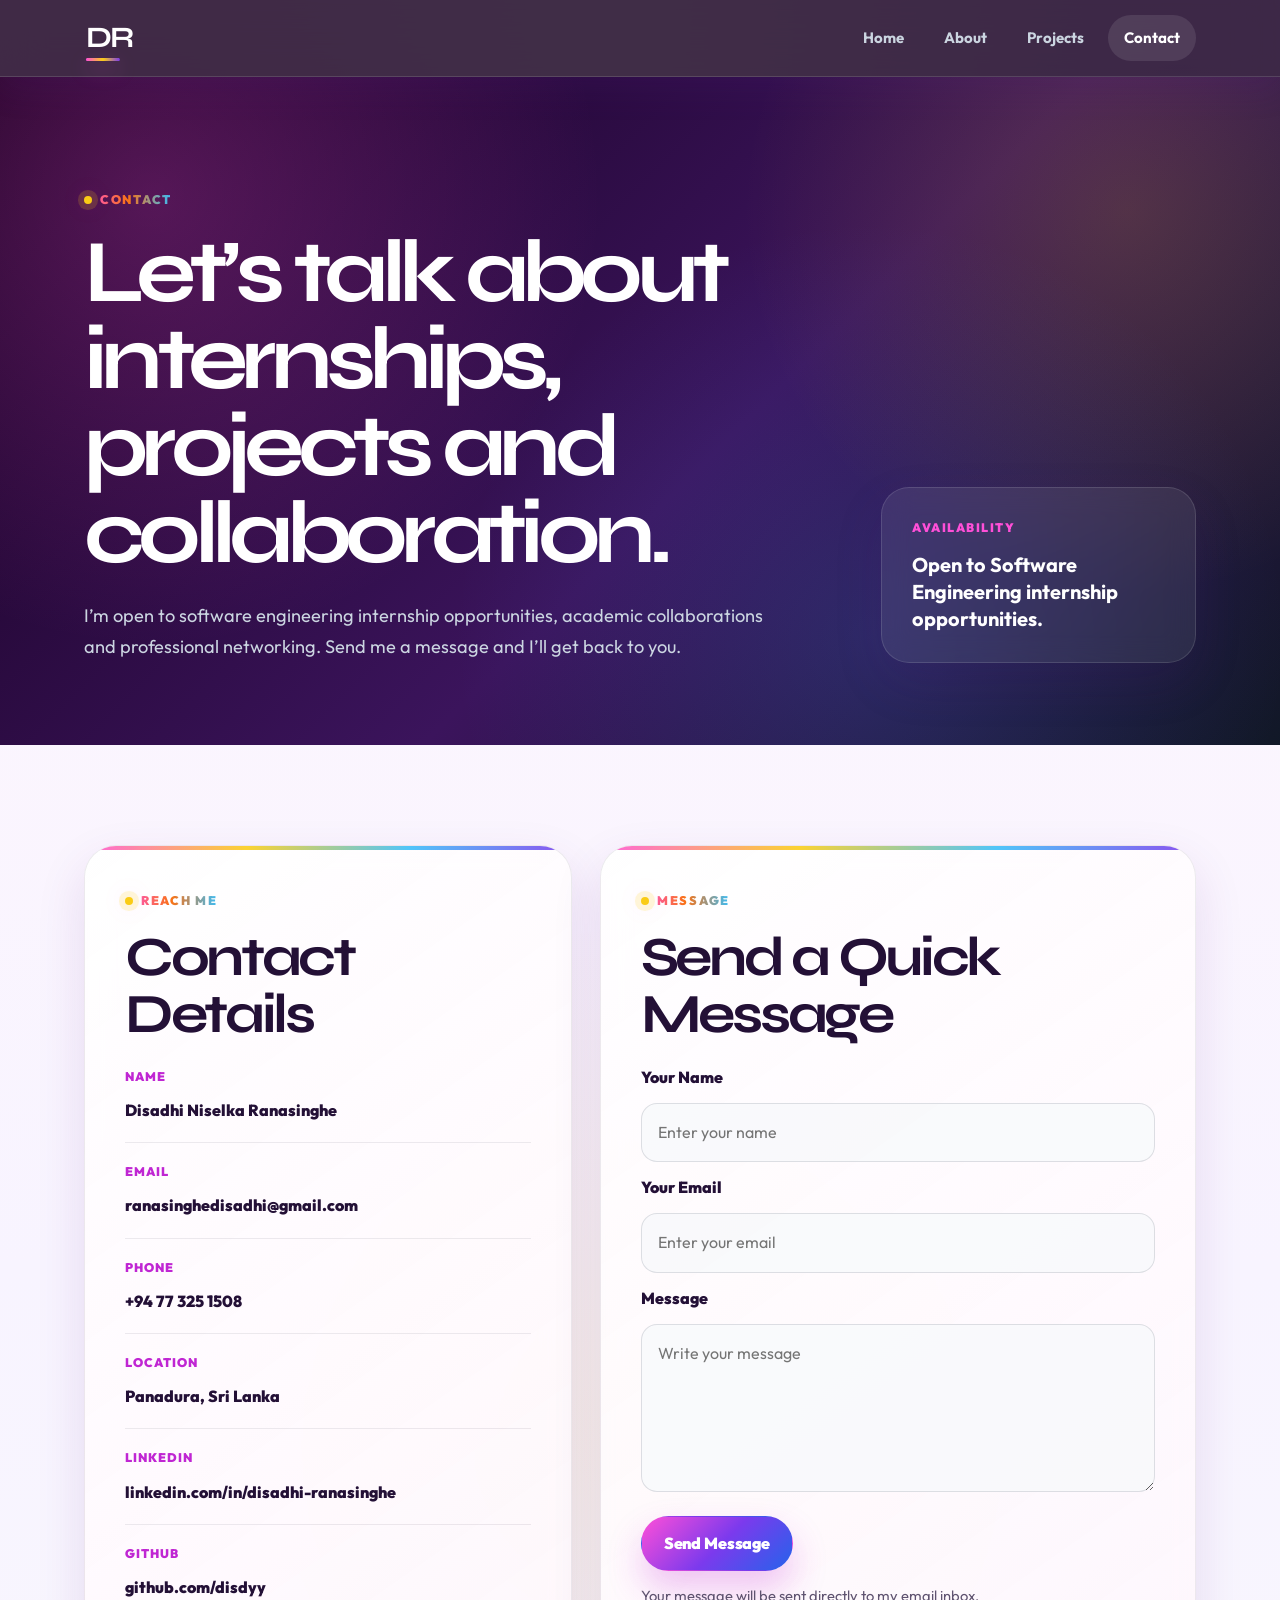
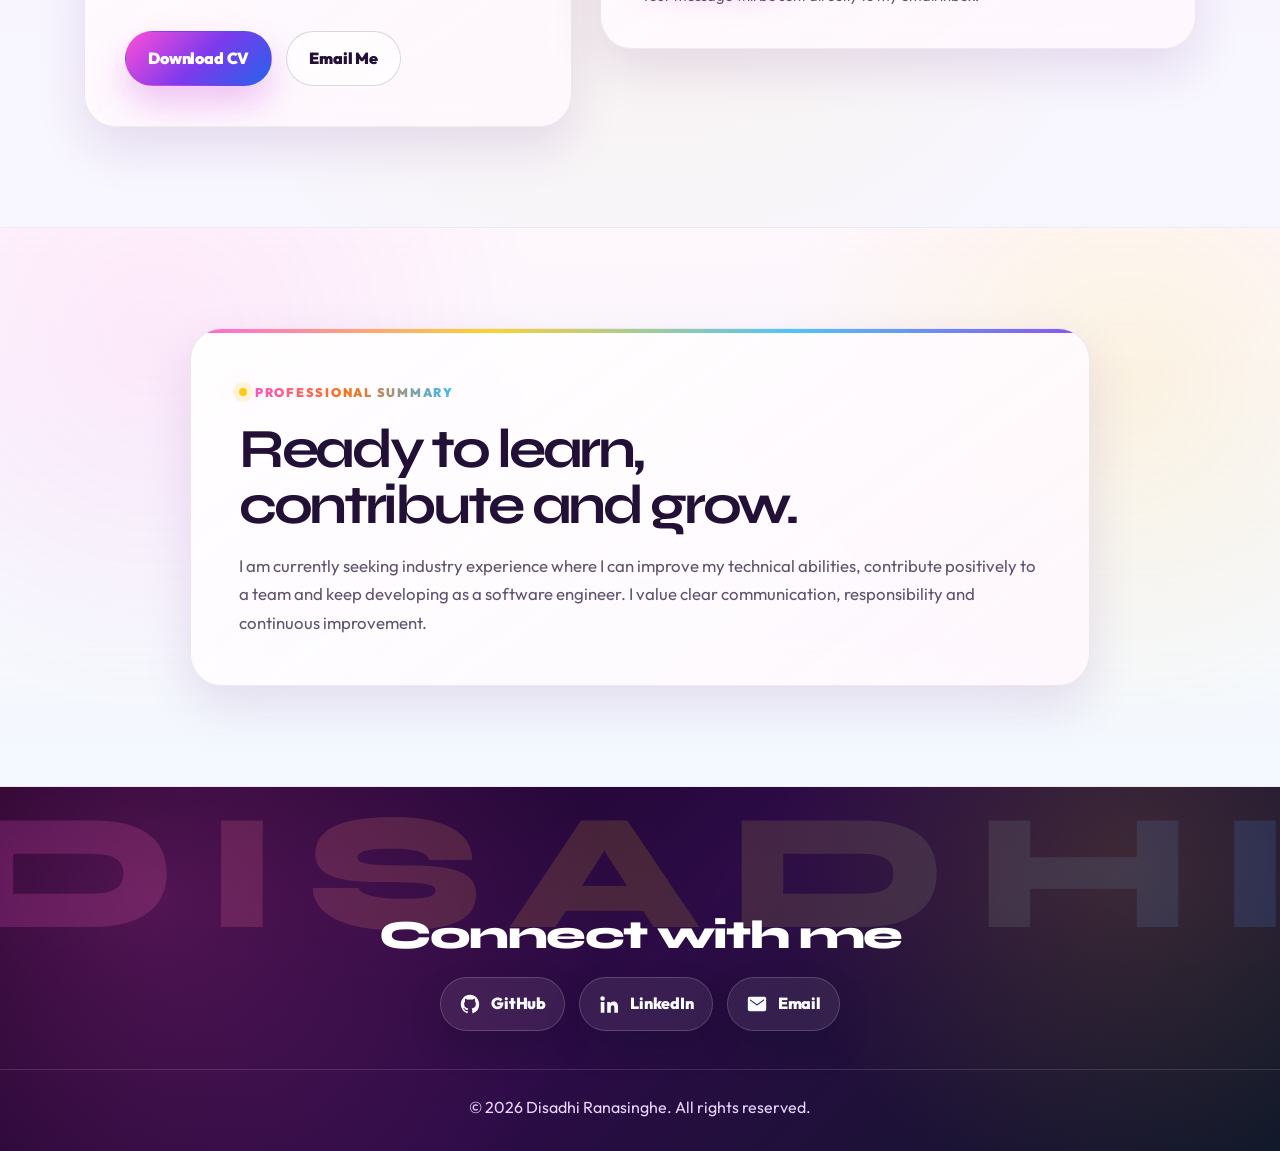
<file: contact.html>
<!DOCTYPE html>
<html lang="en">
<head>
  <meta charset="UTF-8" />
  <meta name="viewport" content="width=device-width, initial-scale=1.0" />
  <meta name="description" content="Contact Disadhi Ranasinghe for internships, collaboration and software engineering opportunities." />
  <meta name="theme-color" content="#07111f" />
  <title>Contact | Disadhi Ranasinghe</title>
  <link rel="preconnect" href="https://fonts.googleapis.com" />
  <link rel="preconnect" href="https://fonts.gstatic.com" crossorigin />
  <link rel="stylesheet" href="style.css" />
</head>
<body>
  <header class="header">
    <div class="container nav-container">
      <a href="index.html" class="logo" aria-label="Disadhi Ranasinghe home">DR</a>
      <button class="nav-toggle" type="button" aria-label="Open navigation" aria-expanded="false"><span></span><span></span><span></span></button>
      <nav class="nav" aria-label="Main navigation">
        <a href="index.html">Home</a>
        <a href="about.html">About</a>
        <a href="blog.html">Projects</a>
        <a href="contact.html" class="active">Contact</a>
      </nav>
    </div>
  </header>

  <main>
    <section class="page-hero contact-hero">
      <div class="container page-hero-grid">
        <div class="reveal">
          <p class="eyebrow">Contact</p>
          <h1>Let’s talk about internships, projects and collaboration.</h1>
          <p class="lead">I’m open to software engineering internship opportunities, academic collaborations and professional networking. Send me a message and I’ll get back to you.</p>
        </div>
        <div class="page-hero-card reveal delay-1">
          <span>Availability</span>
          <strong>Open to Software Engineering internship opportunities.</strong>
        </div>
      </div>
    </section>

    <section class="section">
      <div class="container contact-grid">
        <div class="contact-card reveal">
          <span class="section-label">Reach me</span>
          <h2>Contact Details</h2>
          <ul class="contact-list">
            <li><span>Name</span><strong>Disadhi Niselka Ranasinghe</strong></li>
            <li><span>Email</span><a href="mailto:ranasinghedisadhi@gmail.com">ranasinghedisadhi@gmail.com</a></li>
            <li><span>Phone</span><a href="tel:+94773251508">+94 77 325 1508</a></li>
            <li><span>Location</span><strong>Panadura, Sri Lanka</strong></li>
            <li><span>LinkedIn</span><a href="https://www.linkedin.com/in/disadhiranasinghe/" target="_blank" rel="noopener">linkedin.com/in/disadhi-ranasinghe</a></li>
            <li><span>GitHub</span><a href="https://github.com/disdyy" target="_blank" rel="noopener">github.com/disdyy</a></li>
          </ul>
          <div class="contact-actions">
            <a href="CV/Disadhi_Ranasinghe_CV.pdf" download="Disadhi_Ranasinghe_CV.pdf" class="btn btn-primary">Download CV</a>
            <a href="mailto:ranasinghedisadhi@gmail.com" class="btn btn-outline">Email Me</a>
          </div>
        </div>

        <div class="contact-card contact-form-card reveal delay-1">
          <span class="section-label">Message</span>
          <h2>Send a Quick Message</h2>
          <form id="contact-form" class="contact-form" action="https://formsubmit.co/ranasinghedisadhi@gmail.com" method="POST">
            <input type="hidden" name="_subject" value="New message from Disadhi Ranasinghe portfolio" />
            <input type="hidden" name="_template" value="box" />
            <input type="hidden" name="_captcha" value="false" />
            <input type="text" name="_honey" tabindex="-1" autocomplete="off" style="display:none" aria-hidden="true" />

            <label for="name">Your Name</label>
            <input type="text" id="name" name="name" placeholder="Enter your name" required />

            <label for="email">Your Email</label>
            <input type="email" id="email" name="email" placeholder="Enter your email" required />

            <label for="message">Message</label>
            <textarea id="message" name="message" rows="5" placeholder="Write your message" required></textarea>

            <button type="submit" class="btn btn-primary">Send Message</button>
            <p class="form-note">Your message will be sent directly to my email inbox.</p>
          </form>
        </div>
      </div>
    </section>

    <section class="section muted-section">
      <div class="container professional-summary reveal">
        <span class="section-label">Professional summary</span>
        <h2>Ready to learn, contribute and grow.</h2>
        <p>I am currently seeking industry experience where I can improve my technical abilities, contribute positively to a team and keep developing as a software engineer. I value clear communication, responsibility and continuous improvement.</p>
      </div>
    </section>
  </main>

  <footer class="footer">
    <div class="container footer-social-only">
      <p class="footer-social-title">Connect with me</p>
      <div class="footer-social" aria-label="Social media links">
        <a href="https://github.com/disdyy" target="_blank" rel="noopener" aria-label="GitHub">
          <svg viewBox="0 0 24 24" aria-hidden="true"><path d="M12 2C6.48 2 2 6.58 2 12.26c0 4.53 2.87 8.37 6.84 9.73.5.1.68-.22.68-.49 0-.24-.01-.88-.01-1.73-2.78.62-3.37-1.37-3.37-1.37-.45-1.18-1.11-1.49-1.11-1.49-.91-.64.07-.63.07-.63 1 .07 1.53 1.06 1.53 1.06.9 1.57 2.36 1.12 2.93.86.09-.67.35-1.12.63-1.38-2.22-.26-4.56-1.14-4.56-5.07 0-1.12.39-2.04 1.03-2.76-.1-.26-.45-1.31.1-2.72 0 0 .84-.28 2.75 1.05A9.3 9.3 0 0 1 12 6.98c.85 0 1.7.12 2.5.34 1.9-1.33 2.74-1.05 2.74-1.05.55 1.41.2 2.46.1 2.72.64.72 1.03 1.64 1.03 2.76 0 3.94-2.34 4.81-4.57 5.07.36.32.68.95.68 1.92 0 1.38-.01 2.5-.01 2.84 0 .27.18.59.69.49A10.08 10.08 0 0 0 22 12.26C22 6.58 17.52 2 12 2Z"/></svg>
          <span>GitHub</span>
        </a>
        <a href="https://www.linkedin.com/in/disadhiranasinghe/" target="_blank" rel="noopener" aria-label="LinkedIn">
          <svg viewBox="0 0 24 24" aria-hidden="true"><path d="M4.98 3.5a2.5 2.5 0 1 1 0 5 2.5 2.5 0 0 1 0-5ZM3 9.8h4v11.7H3V9.8Zm6.24 0h3.84v1.6h.05c.54-1.02 1.86-2.1 3.83-2.1 4.1 0 4.86 2.7 4.86 6.21v5.99h-4v-5.31c0-1.27-.02-2.9-1.77-2.9-1.77 0-2.04 1.38-2.04 2.8v5.41h-4V9.8Z"/></svg>
          <span>LinkedIn</span>
        </a>
        <a href="mailto:ranasinghedisadhi@gmail.com" aria-label="Email">
          <svg viewBox="0 0 24 24" aria-hidden="true"><path d="M20 4H4a2 2 0 0 0-2 2v12a2 2 0 0 0 2 2h16a2 2 0 0 0 2-2V6a2 2 0 0 0-2-2Zm-.4 4.25-7.07 5.1a.9.9 0 0 1-1.06 0L4.4 8.25V6.7l7.6 5.47 7.6-5.47v1.55Z"/></svg>
          <span>Email</span>
        </a>
      </div>
    </div>
    <div class="footer-bottom"><p>&copy; <span id="year"></span> Disadhi Ranasinghe. All rights reserved.</p></div>
  </footer>
  <script src="script.js"></script>
</body>
</html>
</file>
<file: style.css>
@import url('https://fonts.googleapis.com/css2?family=Outfit:wght@300;400;500;600;700;800;900&family=Syne:wght@600;700;800&display=swap');

:root {
  --bg: #16001f;
  --bg-soft: #24113a;
  --surface: rgba(255, 255, 255, 0.1);
  --surface-strong: rgba(255, 255, 255, 0.18);
  --card: rgba(255, 255, 255, 0.92);
  --white: #ffffff;
  --text: #231036;
  --body: #5f5370;
  --muted: #a99bb8;
  --line: rgba(190, 130, 255, 0.24);
  --primary: #ff4fd8;
  --primary-dark: #c026d3;
  --accent: #7c3aed;
  --lime: #facc15;
  --shadow: 0 30px 85px rgba(83, 20, 120, 0.28);
  --soft-shadow: 0 20px 50px rgba(88, 28, 135, 0.12);
  --radius-lg: 32px;
  --radius-md: 22px;
  --radius-sm: 14px;
  --transition: 220ms ease;
}

* { margin: 0; padding: 0; box-sizing: border-box; }
html { scroll-behavior: smooth; }
body {
  font-family: 'Outfit', sans-serif;
  color: var(--body);
  background:
    radial-gradient(circle at 8% 8%, rgba(255, 79, 216, 0.18), transparent 30rem),
    radial-gradient(circle at 92% 2%, rgba(124, 58, 237, 0.16), transparent 32rem),
    radial-gradient(circle at 50% 52%, rgba(250, 204, 21, 0.09), transparent 32rem),
    linear-gradient(180deg, #fff7fd 0%, #f8f4ff 46%, #f8fafc 100%);
  line-height: 1.7;
  overflow-x: hidden;
}
body.nav-open { overflow: hidden; }
img { width: 100%; display: block; }
a { text-decoration: none; color: inherit; }
ul { list-style: none; }
button, input, textarea { font: inherit; }
.container { width: min(1160px, 90%); max-width: 1160px; margin: 0 auto; padding-inline: 20px; }
.section { padding: 100px 0; }
.compact-section { padding: 34px 0 76px; }
.top-space { margin-top: 26px; }
.center { text-align: center; }

.header {
  position: sticky;
  top: 0;
  z-index: 1000;
  background: rgba(22, 0, 31, 0.82);
  backdrop-filter: blur(20px);
  border-bottom: 1px solid rgba(255, 255, 255, 0.13);
  box-shadow: 0 10px 35px rgba(88, 28, 135, 0.16);
}
.nav-container {
  min-height: 76px;
  display: flex;
  align-items: center;
  justify-content: space-between;
  gap: 24px;
}
.logo {
  position: relative;
  display: inline-flex;
  align-items: center;
  justify-content: center;
  min-width: auto;
  height: auto;
  padding: 8px 2px;
  background: transparent;
  border: 0;
  box-shadow: none;
  color: var(--white);
  font-family: 'Syne', 'Outfit', sans-serif;
  font-size: 1.85rem;
  font-weight: 700;
  line-height: 1;
  letter-spacing: -0.055em;
  text-transform: uppercase;
}
.logo::before {
  content: "";
  position: absolute;
  inset: -8px -14px;
  border-radius: 999px;
  background: linear-gradient(135deg, rgba(255, 79, 216, 0.22), rgba(250, 204, 21, 0.13));
  opacity: 0;
  transform: scale(0.92);
  transition: var(--transition);
}
.logo::after {
  content: "";
  position: absolute;
  left: 2px;
  right: 2px;
  bottom: 0;
  height: 3px;
  border-radius: 999px;
  background: linear-gradient(90deg, var(--primary), var(--lime), var(--accent));
  box-shadow: 0 8px 24px rgba(255, 79, 216, 0.34);
  transform: scaleX(0.72);
  transform-origin: left;
  transition: var(--transition);
}
.logo:hover::before,
.logo:focus-visible::before {
  opacity: 1;
  transform: scale(1);
}
.logo:hover::after,
.logo:focus-visible::after { transform: scaleX(1); }
.logo:focus-visible { outline: none; }
.footer-logo {
  width: 48px;
  height: 48px;
  display: inline-flex;
  align-items: center;
  justify-content: center;
  border-radius: 16px;
  background: linear-gradient(135deg, var(--primary), var(--accent));
  color: var(--white);
  font-weight: 900;
  letter-spacing: -0.08em;
  box-shadow: 0 12px 30px rgba(56, 189, 248, 0.22);
  overflow: hidden;
}
.nav { display: flex; align-items: center; gap: 8px; }
.nav a {
  color: #cbd5e1;
  font-size: 0.94rem;
  font-weight: 700;
  padding: 10px 16px;
  border-radius: 999px;
  transition: var(--transition);
}
.nav a:hover,
.nav a.active {
  color: var(--white);
  background: rgba(255, 255, 255, 0.1);
}
.nav-toggle {
  display: none;
  width: 46px;
  height: 46px;
  border: 1px solid rgba(148, 163, 184, 0.28);
  border-radius: 14px;
  background: rgba(255, 255, 255, 0.08);
  cursor: pointer;
}
.nav-toggle span {
  display: block;
  width: 20px;
  height: 2px;
  background: var(--white);
  margin: 5px auto;
  border-radius: 999px;
  transition: var(--transition);
}
.nav-open .nav-toggle span:nth-child(1) { transform: translateY(7px) rotate(45deg); }
.nav-open .nav-toggle span:nth-child(2) { opacity: 0; }
.nav-open .nav-toggle span:nth-child(3) { transform: translateY(-7px) rotate(-45deg); }

.hero {
  position: relative;
  overflow: hidden;
  background:
    radial-gradient(circle at 12% 18%, rgba(255, 79, 216, 0.28), transparent 27rem),
    radial-gradient(circle at 86% 12%, rgba(250, 204, 21, 0.16), transparent 22rem),
    radial-gradient(circle at 72% 76%, rgba(59, 130, 246, 0.18), transparent 28rem),
    linear-gradient(135deg, #17001f 0%, #321053 52%, #0f172a 100%);
  color: var(--white);
}
.hero-home { padding: 118px 0 106px; }
.hero-grid {
  position: relative;
  z-index: 2;
  display: grid;
  grid-template-columns: 1.06fr 0.94fr;
  gap: 70px;
  align-items: center;
}
.hero-orb {
  position: absolute;
  border-radius: 50%;
  filter: blur(4px);
  opacity: 0.65;
}
.hero-orb-one {
  width: 360px;
  height: 360px;
  right: -110px;
  top: 60px;
  background: radial-gradient(circle, rgba(255, 79, 216, 0.28), transparent 70%);
}
.hero-orb-two {
  width: 300px;
  height: 300px;
  left: -120px;
  bottom: -80px;
  background: radial-gradient(circle, rgba(250, 204, 21, 0.2), transparent 70%);
}
.eyebrow,
.section-label,
.project-type,
.loader-kicker {
  display: inline-flex;
  align-items: center;
  gap: 8px;
  margin-bottom: 18px;
  color: var(--primary);
  font-size: 0.78rem;
  font-weight: 900;
  letter-spacing: 0.14em;
  text-transform: uppercase;
}
.eyebrow::before,
.section-label::before,
.project-type::before {
  content: "";
  width: 8px;
  height: 8px;
  border-radius: 50%;
  background: var(--lime);
  box-shadow: 0 0 0 6px rgba(163, 230, 53, 0.12);
}
.hero-text h1,
.page-hero h1 {
  color: var(--white);
  font-family: 'Syne', 'Outfit', sans-serif;
  font-size: clamp(2.65rem, 7vw, 5.55rem);
  line-height: 0.98;
  letter-spacing: -0.075em;
  max-width: 850px;
}
.hero-text h1 { max-width: 760px; }
.lead {
  margin-top: 24px;
  max-width: 710px;
  color: #cbd5e1;
  font-size: clamp(1rem, 1.7vw, 1.14rem);
}
.hero-buttons,
.about-actions,
.project-actions,
.contact-actions {
  display: flex;
  align-items: center;
  gap: 14px;
  flex-wrap: wrap;
  margin-top: 30px;
}
.btn {
  display: inline-flex;
  align-items: center;
  justify-content: center;
  min-height: 50px;
  padding: 13px 22px;
  border-radius: 999px;
  border: 1px solid transparent;
  font-weight: 900;
  letter-spacing: -0.01em;
  cursor: pointer;
  transition: transform var(--transition), box-shadow var(--transition), background var(--transition), color var(--transition), border-color var(--transition);
}
.btn:hover { transform: translateY(-3px); }
.btn-primary {
  color: #ffffff;
  background: linear-gradient(135deg, #ff4fd8 0%, #7c3aed 52%, #2563eb 100%);
  box-shadow: 0 18px 35px rgba(192, 38, 211, 0.26);
}
.btn-primary:hover { box-shadow: 0 24px 48px rgba(255, 79, 216, 0.34); }
.btn-outline {
  color: var(--white);
  border-color: rgba(255, 255, 255, 0.22);
  background: rgba(255, 255, 255, 0.06);
}
.btn-outline:hover { background: rgba(255, 255, 255, 0.13); border-color: rgba(255, 255, 255, 0.35); }
.section .btn-outline,
.contact-card .btn-outline,
.about-text .btn-outline,
.project-card .btn-outline { color: var(--text); border-color: rgba(15, 23, 42, 0.16); background: rgba(255, 255, 255, 0.65); }
.section .btn-outline:hover,
.contact-card .btn-outline:hover,
.about-text .btn-outline:hover,
.project-card .btn-outline:hover { background: var(--text); color: var(--white); }
.social-links {
  display: flex;
  flex-wrap: wrap;
  gap: 12px;
  margin-top: 26px;
}
.social-links a {
  color: #e2e8f0;
  font-weight: 800;
  padding: 9px 14px;
  border: 1px solid rgba(255, 255, 255, 0.16);
  border-radius: 999px;
  transition: var(--transition);
}
.social-links a:hover { color: var(--white); background: rgba(255, 255, 255, 0.1); transform: translateY(-2px); }
.hero-visual {
  position: relative;
  min-height: 620px;
  display: flex;
  align-items: center;
  justify-content: center;
}
.profile-card {
  position: relative;
  width: min(420px, 100%);
  padding: 18px;
  border: 1px solid rgba(255, 255, 255, 0.16);
  border-radius: 38px;
  background: linear-gradient(180deg, rgba(255,255,255,0.16), rgba(255,255,255,0.06));
  box-shadow: var(--shadow);
  backdrop-filter: blur(16px);
}
.profile-card::before {
  content: "";
  position: absolute;
  inset: 42px -18px -18px 46px;
  border-radius: 36px;
  background: linear-gradient(135deg, rgba(56, 189, 248, 0.32), rgba(167, 139, 250, 0.28));
  z-index: -1;
}
.profile-card img {
  height: 480px;
  object-fit: cover;
  object-position: center top;
  border-radius: 28px;
  background: #dbe5ed;
}
.status-pill {
  position: absolute;
  z-index: 3;
  top: 34px;
  left: 34px;
  display: inline-flex;
  align-items: center;
  gap: 8px;
  padding: 9px 13px;
  color: var(--white);
  background: rgba(7, 17, 31, 0.7);
  border: 1px solid rgba(255, 255, 255, 0.18);
  border-radius: 999px;
  font-size: 0.78rem;
  font-weight: 800;
  backdrop-filter: blur(12px);
}
.status-pill span {
  width: 9px;
  height: 9px;
  border-radius: 50%;
  background: var(--lime);
  box-shadow: 0 0 0 6px rgba(163, 230, 53, 0.16);
}
.profile-meta {
  display: flex;
  align-items: center;
  justify-content: space-between;
  gap: 14px;
  padding: 18px 6px 4px;
}
.profile-meta strong { color: var(--white); font-size: 1.08rem; }
.profile-meta span { color: #cbd5e1; font-size: 0.9rem; }
.floating-card {
  position: absolute;
  display: flex;
  align-items: center;
  gap: 12px;
  padding: 16px 18px;
  border-radius: 22px;
  background: rgba(255, 255, 255, 0.9);
  color: var(--text);
  box-shadow: var(--soft-shadow);
  border: 1px solid rgba(255, 255, 255, 0.8);
}
.floating-card strong,
.floating-card small { display: block; }
.floating-card small { color: var(--body); font-weight: 700; }
.floating-icon {
  width: 42px;
  height: 42px;
  display: inline-grid;
  place-items: center;
  border-radius: 14px;
  color: #082f49;
  background: linear-gradient(135deg, rgba(255, 79, 216, 0.18), rgba(250, 204, 21, 0.2));
  font-weight: 900;
}
.floating-card-top { right: -4px; top: 112px; }
.floating-card-bottom { left: -26px; bottom: 124px; }

.stats-grid {
  display: grid;
  grid-template-columns: repeat(4, 1fr);
  gap: 16px;
}
.stat-card,
.info-card,
.skill-panel,
.contact-card,
.timeline-item,
.page-hero-card,
.mini-project-card,
.professional-summary {
  border: 1px solid rgba(15, 23, 42, 0.08);
  background: linear-gradient(145deg, rgba(255, 255, 255, 0.92), rgba(255, 247, 253, 0.86));
  box-shadow: var(--soft-shadow);
  backdrop-filter: blur(14px);
}
.stat-card {
  padding: 24px;
  border-radius: 24px;
}
.stat-card strong {
  display: block;
  color: var(--text);
  font-size: clamp(1.5rem, 3vw, 2.1rem);
  line-height: 1;
  letter-spacing: -0.055em;
}
.stat-card span { display: block; margin-top: 10px; font-weight: 700; color: var(--body); }

.section-heading {
  text-align: center;
  max-width: 760px;
  margin: 0 auto 54px;
}
.section-heading.left { text-align: left; margin: 0; }
.section-heading h2,
.about-text h2,
.contact-card h2,
.professional-summary h2 {
  color: var(--text);
  font-family: 'Syne', 'Outfit', sans-serif;
  font-size: clamp(2rem, 5vw, 3.45rem);
  line-height: 1.02;
  letter-spacing: -0.06em;
  margin-bottom: 18px;
}
.section-heading p,
.about-text p,
.professional-summary p { color: var(--body); font-size: 1.05rem; }
.card-grid { display: grid; grid-template-columns: repeat(3, 1fr); gap: 22px; }
.info-card {
  position: relative;
  min-height: 270px;
  padding: 30px;
  border-radius: var(--radius-lg);
  overflow: hidden;
  transition: var(--transition);
}
.info-card::after {
  content: "";
  position: absolute;
  inset: auto -40px -50px auto;
  width: 160px;
  height: 160px;
  border-radius: 50%;
  background: linear-gradient(135deg, rgba(255, 79, 216, 0.13), rgba(124, 58, 237, 0.11));
}
.info-card:hover,
.mini-project-card:hover,
.project-card:hover,
.timeline-item:hover { transform: translateY(-8px); box-shadow: 0 26px 60px rgba(15, 23, 42, 0.13); }
.card-icon {
  display: inline-flex;
  align-items: center;
  justify-content: center;
  width: 54px;
  height: 54px;
  margin-bottom: 42px;
  border-radius: 18px;
  background: linear-gradient(135deg, rgba(56, 189, 248, 0.2), rgba(167, 139, 250, 0.18));
  color: var(--primary-dark);
  font-weight: 900;
}
.info-card h3,
.mini-project-card h3,
.skill-panel h3,
.timeline-item h3 {
  color: var(--text);
  font-size: 1.28rem;
  line-height: 1.25;
  margin-bottom: 10px;
}
.feature-section,
.muted-section {
  background:
    radial-gradient(circle at 12% 20%, rgba(255, 79, 216, 0.09), transparent 24rem),
    radial-gradient(circle at 88% 28%, rgba(250, 204, 21, 0.12), transparent 22rem),
    linear-gradient(180deg, rgba(255, 247, 253, 0.88), rgba(240, 249, 255, 0.6));
  border-top: 1px solid rgba(15, 23, 42, 0.05);
  border-bottom: 1px solid rgba(15, 23, 42, 0.05);
}
.split-grid {
  display: grid;
  grid-template-columns: 0.86fr 1.14fr;
  gap: 54px;
  align-items: center;
}
.pill-row { display: flex; gap: 10px; flex-wrap: wrap; margin-top: 22px; }
.pill-row span {
  display: inline-flex;
  align-items: center;
  min-height: 34px;
  padding: 7px 12px;
  border-radius: 999px;
  color: #7e22ce;
  background: linear-gradient(135deg, rgba(255, 79, 216, 0.13), rgba(250, 204, 21, 0.14));
  border: 1px solid rgba(192, 38, 211, 0.13);
  font-size: 0.86rem;
  font-weight: 850;
}
.project-preview,
.certificate-card {
  padding: 14px;
  border-radius: 30px;
  background: rgba(255, 255, 255, 0.82);
  border: 1px solid rgba(15, 23, 42, 0.08);
  box-shadow: var(--soft-shadow);
}
.project-preview img,
.certificate-card img { border-radius: 22px; object-fit: cover; }
.mini-project-grid { display: grid; grid-template-columns: repeat(3, 1fr); gap: 22px; }
.mini-project-card {
  border-radius: 28px;
  overflow: hidden;
  transition: var(--transition);
}
.mini-project-card img,
.project-placeholder {
  height: 210px;
  object-fit: cover;
  background: linear-gradient(135deg, #0f172a, #164e63 55%, #7c3aed);
}
.project-placeholder {
  display: grid;
  place-items: center;
  color: rgba(255,255,255,0.96);
  font-size: 4rem;
  font-weight: 900;
  letter-spacing: -0.08em;
}
.mini-project-card div:last-child { padding: 24px; }
.mini-project-card span,
.timeline-item span,
.contact-list span {
  display: block;
  color: var(--primary-dark);
  font-size: 0.78rem;
  font-weight: 900;
  letter-spacing: 0.08em;
  text-transform: uppercase;
  margin-bottom: 10px;
}
.contact-strip { padding-top: 40px; }
.contact-strip-inner {
  display: flex;
  align-items: center;
  justify-content: space-between;
  gap: 28px;
  padding: 42px;
  border-radius: var(--radius-lg);
  color: var(--white);
  background:
    radial-gradient(circle at 18% 28%, rgba(255, 79, 216, 0.28), transparent 24rem),
    radial-gradient(circle at 82% 32%, rgba(250, 204, 21, 0.16), transparent 18rem),
    linear-gradient(135deg, #17001f, #39145c 58%, #172554);
  box-shadow: var(--shadow);
}
.contact-strip h2 { color: var(--white); font-size: clamp(1.8rem, 4vw, 3rem); line-height: 1.06; letter-spacing: -0.055em; margin-bottom: 10px; }
.contact-strip p { color: #cbd5e1; }

.page-hero {
  padding: 108px 0 82px;
  color: var(--white);
  background:
    radial-gradient(circle at 12% 18%, rgba(255, 79, 216, 0.24), transparent 28rem),
    radial-gradient(circle at 88% 20%, rgba(250, 204, 21, 0.16), transparent 24rem),
    radial-gradient(circle at 68% 84%, rgba(59, 130, 246, 0.18), transparent 26rem),
    linear-gradient(135deg, #17001f, #3b145c 56%, #111827);
}
.page-hero-grid {
  display: grid;
  grid-template-columns: 1fr 0.42fr;
  gap: 48px;
  align-items: end;
}
.page-hero-card {
  color: #e2e8f0;
  border-color: rgba(255,255,255,0.12);
  background: rgba(255,255,255,0.08);
  padding: 30px;
  border-radius: 28px;
}
.page-hero-card span { display: block; color: var(--primary); font-weight: 900; text-transform: uppercase; letter-spacing: 0.12em; font-size: 0.77rem; margin-bottom: 12px; }
.page-hero-card strong { display: block; color: var(--white); font-size: 1.25rem; line-height: 1.35; }
.modern-about-grid {
  grid-template-columns: 0.9fr 1.1fr;
  align-items: center;
}
.about-grid { display: grid; gap: 54px; }
.about-image { position: relative; }
.about-image img {
  height: 620px;
  object-fit: cover;
  object-position: center top;
  border-radius: 34px;
  box-shadow: var(--shadow);
}
.image-caption {
  position: absolute;
  left: 24px;
  right: 24px;
  bottom: 24px;
  padding: 18px 20px;
  color: var(--white);
  border-radius: 22px;
  background: rgba(7, 17, 31, 0.72);
  border: 1px solid rgba(255, 255, 255, 0.14);
  backdrop-filter: blur(12px);
  font-weight: 800;
}
.timeline { display: grid; grid-template-columns: repeat(4, 1fr); gap: 18px; }
.timeline-item {
  padding: 28px;
  border-radius: 28px;
  transition: var(--transition);
}
.skill-layout { display: grid; grid-template-columns: 0.76fr 1.24fr; gap: 52px; align-items: start; }
.skill-panels { display: grid; gap: 18px; }
.skill-panel { padding: 28px; border-radius: 28px; }
.check-list { display: grid; gap: 12px; }
.check-list li { position: relative; padding-left: 28px; color: var(--body); font-weight: 650; }
.check-list li::before { content: "✓"; position: absolute; left: 0; top: 0; color: var(--primary-dark); font-weight: 900; }
.certificate-section { padding-top: 30px; }

.project-list { display: grid; gap: 30px; }
.project-card {
  display: grid;
  grid-template-columns: 0.95fr 1.05fr;
  gap: 0;
  border-radius: 32px;
  overflow: hidden;
  border: 1px solid rgba(15, 23, 42, 0.08);
  background: rgba(255, 255, 255, 0.88);
  box-shadow: var(--soft-shadow);
  transition: var(--transition);
}
.featured-project-card { background: linear-gradient(180deg, rgba(255,255,255,0.94), rgba(240,249,255,0.84)); }
.project-image-wrap {
  min-height: 340px;
  background: #e2e8f0;
}
.project-image-wrap img { height: 100%; object-fit: cover; }
.project-content { padding: clamp(28px, 5vw, 44px); }
.project-content h2 {
  color: var(--text);
  font-family: 'Syne', 'Outfit', sans-serif;
  font-size: clamp(1.7rem, 3.5vw, 2.55rem);
  line-height: 1.05;
  letter-spacing: -0.05em;
  margin-bottom: 16px;
}
.project-code-card {
  display: grid;
  place-items: center;
  background: linear-gradient(135deg, #0f172a, #0369a1 58%, #7c3aed);
}
.project-code-card span {
  color: var(--white);
  font-size: clamp(4rem, 10vw, 7rem);
  font-weight: 900;
  letter-spacing: -0.08em;
}
.secondary-code-card { background: linear-gradient(135deg, #18181b, #7c2d12 58%, #db2777); }
.tertiary-code-card { background: linear-gradient(135deg, #111827, #155e75 58%, #4f46e5); }

.contact-grid { display: grid; grid-template-columns: 0.9fr 1.1fr; gap: 28px; align-items: start; }
.contact-card {
  padding: clamp(28px, 4vw, 40px);
  border-radius: 32px;
}
.contact-list { display: grid; gap: 18px; margin-top: 24px; }
.contact-list li {
  padding-bottom: 18px;
  border-bottom: 1px solid rgba(15, 23, 42, 0.08);
}
.contact-list li:last-child { border-bottom: none; padding-bottom: 0; }
.contact-list strong,
.contact-list a { color: var(--text); font-weight: 850; word-break: break-word; }
.contact-list a:hover { color: var(--primary-dark); }
.contact-form { display: grid; gap: 12px; margin-top: 22px; }
.contact-form label { color: var(--text); font-weight: 850; }
.contact-form input,
.contact-form textarea {
  width: 100%;
  border: 1px solid rgba(15, 23, 42, 0.12);
  background: rgba(248, 250, 252, 0.86);
  color: var(--text);
  border-radius: 16px;
  padding: 15px 16px;
  outline: none;
  transition: var(--transition);
}
.contact-form input:focus,
.contact-form textarea:focus {
  border-color: rgba(192, 38, 211, 0.55);
  box-shadow: 0 0 0 4px rgba(255, 79, 216, 0.14);
}
.contact-form button { margin-top: 12px; width: max-content; }
.contact-form button:disabled { opacity: 0.7; cursor: not-allowed; }
.form-note { color: var(--body); font-size: 0.92rem; }
.professional-summary {
  max-width: 900px;
  padding: clamp(30px, 5vw, 48px);
  border-radius: var(--radius-lg);
}

.footer {
  position: relative;
  color: #f5ecff;
  overflow: hidden;
  background:
    radial-gradient(circle at 12% 30%, rgba(255, 79, 216, 0.22), transparent 28rem),
    radial-gradient(circle at 88% 20%, rgba(250, 204, 21, 0.13), transparent 22rem),
    linear-gradient(135deg, #17001f 0%, #2b0b45 50%, #0f172a 100%);
}
.footer::before {
  content: "DISADHI";
  position: absolute;
  top: 18px;
  left: 50%;
  transform: translateX(-50%);
  font-family: 'Syne', 'Outfit', sans-serif;
  font-size: clamp(4.6rem, 13vw, 11rem);
  font-weight: 800;
  line-height: 0.82;
  letter-spacing: 0.18em;
  text-transform: uppercase;
  white-space: nowrap;
  pointer-events: none;
  z-index: 0;
  background: linear-gradient(90deg, rgba(255, 79, 216, 0.28), rgba(250, 204, 21, 0.2), rgba(59, 130, 246, 0.24));
  -webkit-background-clip: text;
  background-clip: text;
  color: transparent;
  opacity: 0.72;
  filter: drop-shadow(0 18px 38px rgba(255, 79, 216, 0.2));
}
.footer-social-only {
  position: relative;
  z-index: 1;
  display: grid;
  place-items: center;
  gap: 22px;
  padding: 128px 0 38px;
  text-align: center;
}
.footer-social-title {
  max-width: none;
  color: var(--white);
  font-family: 'Syne', 'Outfit', sans-serif;
  font-size: clamp(1.55rem, 4vw, 2.5rem);
  font-weight: 800;
  line-height: 1;
  letter-spacing: -0.04em;
}
.footer-social {
  display: flex;
  flex-wrap: wrap;
  justify-content: center;
  gap: 14px;
  margin: 0;
}
.footer-social a {
  display: inline-flex;
  align-items: center;
  justify-content: center;
  gap: 10px;
  min-height: 52px;
  color: #f8fbff;
  text-decoration: none;
  border: 1px solid rgba(255, 255, 255, 0.18);
  padding: 12px 18px;
  border-radius: 999px;
  background: rgba(255, 255, 255, 0.08);
  box-shadow: 0 16px 34px rgba(7, 17, 31, 0.18);
  backdrop-filter: blur(16px);
  transition: transform var(--transition), box-shadow var(--transition), background var(--transition), border-color var(--transition);
}
.footer-social a:hover,
.footer-social a:focus-visible {
  transform: translateY(-4px);
  background: linear-gradient(135deg, rgba(255, 79, 216, 0.2), rgba(250, 204, 21, 0.14));
  border-color: rgba(255, 255, 255, 0.36);
  box-shadow: 0 22px 45px rgba(255, 79, 216, 0.22);
  outline: none;
}
.footer-social svg {
  width: 22px;
  height: 22px;
  fill: currentColor;
  flex: 0 0 auto;
}
.footer-social span {
  font-weight: 850;
  letter-spacing: -0.01em;
}
.footer-bottom {
  position: relative;
  z-index: 1;
  padding: 24px 0 30px;
  text-align: center;
  border-top: 1px solid rgba(255, 255, 255, 0.14);
}
.footer-bottom p { max-width: none; margin: 0 auto; text-align: center; color: #e9d5ff; }


#welcome-screen {
  position: fixed;
  inset: 0;
  z-index: 5000;
  display: flex;
  align-items: center;
  justify-content: center;
  color: var(--white);
  background:
    radial-gradient(circle at 20% 20%, rgba(56, 189, 248, 0.22), transparent 28rem),
    radial-gradient(circle at 80% 80%, rgba(167, 139, 250, 0.18), transparent 28rem),
    #07111f;
  transition: opacity 0.65s ease, visibility 0.65s ease;
}
#welcome-screen.hide { opacity: 0; visibility: hidden; pointer-events: none; }
.loader-box {
  width: min(520px, 90%);
  padding: 42px;
  border: 1px solid rgba(255,255,255,0.14);
  border-radius: 30px;
  background: rgba(255,255,255,0.08);
  box-shadow: var(--shadow);
  backdrop-filter: blur(18px);
  text-align: center;
}
.loader-box h1 { font-family: 'Syne', 'Outfit', sans-serif; font-size: clamp(2rem, 7vw, 3.7rem); line-height: 1; letter-spacing: -0.06em; margin-bottom: 12px; }
.loader-box p { color: #cbd5e1; margin-bottom: 26px; }
.progress-wrap {
  width: 100%;
  height: 12px;
  overflow: hidden;
  border-radius: 999px;
  background: rgba(255,255,255,0.12);
}
.progress-bar {
  width: 1%;
  height: 100%;
  border-radius: inherit;
  background: linear-gradient(90deg, var(--primary), var(--accent));
  transition: width 0.18s linear;
}
.progress-count { margin-top: 14px; color: var(--white); font-weight: 900; }

.reveal { opacity: 0; transform: translateY(24px); transition: opacity 0.7s ease, transform 0.7s ease; }
.reveal.visible { opacity: 1; transform: translateY(0); }
.delay-1 { transition-delay: 0.09s; }
.delay-2 { transition-delay: 0.18s; }
.delay-3 { transition-delay: 0.27s; }

@media (prefers-reduced-motion: reduce) {
  *, *::before, *::after { scroll-behavior: auto !important; transition: none !important; animation: none !important; }
  .reveal { opacity: 1; transform: none; }
  #welcome-screen { display: none; }
}

@media (max-width: 1040px) {
  .hero-grid,
  .page-hero-grid,
  .split-grid,
  .modern-about-grid,
  .skill-layout,
  .contact-grid,
  .project-card { grid-template-columns: 1fr; }
  .hero-visual { min-height: auto; }
  .floating-card-top { right: 10px; }
  .floating-card-bottom { left: 10px; }
  .stats-grid,
  .timeline { grid-template-columns: repeat(2, 1fr); }
  .mini-project-grid,
  .card-grid { grid-template-columns: 1fr; }
  .page-hero-card { align-self: start; }
}

@media (max-width: 780px) {
  .container { width: min(100% - 34px, 1160px); }
  .section { padding: 74px 0; }
  .compact-section { padding: 26px 0 58px; }
  .nav-toggle { display: block; }
  .nav {
    position: fixed;
    inset: 76px 16px auto 16px;
    display: grid;
    gap: 6px;
    padding: 16px;
    border: 1px solid rgba(148, 163, 184, 0.18);
    border-radius: 22px;
    background: rgba(7, 17, 31, 0.96);
    box-shadow: var(--shadow);
    transform: translateY(-12px);
    opacity: 0;
    visibility: hidden;
    pointer-events: none;
    transition: var(--transition);
  }
  .nav-open .nav { transform: translateY(0); opacity: 1; visibility: visible; pointer-events: auto; }
  .nav a { text-align: center; padding: 14px; }
  .hero-home { padding: 80px 0 78px; }
  .page-hero { padding: 76px 0 60px; }
  .hero-grid { gap: 42px; }
  .profile-card img { height: 420px; }
  .profile-meta { display: block; }
  .profile-meta span { display: block; margin-top: 4px; }
  .floating-card { position: static; margin-top: 14px; }
  .stats-grid,
  .timeline { grid-template-columns: 1fr; }
  .contact-strip-inner { align-items: flex-start; flex-direction: column; padding: 30px; }
  .footer-social-only { padding-top: 96px; }
  .footer::before { font-size: 5.4rem; top: 16px; }
  .footer-social { justify-content: center; }
  .about-image img { height: 520px; }
  .project-image-wrap { min-height: 250px; }
}

@media (max-width: 520px) {
  .container { padding-inline: 16px; }
  .hero-buttons,
  .about-actions,
  .project-actions,
  .contact-actions { flex-direction: column; align-items: stretch; }
  .btn { width: 100%; }
  .hero-home { padding: 68px 0 66px; }
  .page-hero { padding: 64px 0 54px; }
  .hero-grid, .page-hero-grid, .split-grid, .modern-about-grid, .skill-layout, .contact-grid { gap: 28px; }
  .profile-card { border-radius: 28px; padding: 12px; }
  .profile-card::before { display: none; }
  .profile-card img { height: 360px; border-radius: 22px; }
  .status-pill { top: 24px; left: 24px; }
  .about-image img { height: 430px; }
  .about-image img,
  .project-preview img,
  .certificate-card img { max-height: 320px; height: auto; }
  .loader-box { padding: 30px 22px; }
  .section-heading h2,
  .about-text h2,
  .contact-card h2,
  .professional-summary h2 { letter-spacing: -0.045em; }
  .footer::before { font-size: 4rem; top: 12px; letter-spacing: 0.12em; }
  .footer-social-only { padding: 82px 0 28px; }
  .footer-social { width: 100%; justify-content: center; }
  .footer-social a { width: 100%; max-width: 280px; }
}

@media (max-width: 440px) {
  .section { padding: 48px 0; }
  .compact-section { padding: 22px 0 42px; }
  .hero-orb,
  .hero-orb-one,
  .hero-orb-two,
  .profile-card::before { display: none; }
  .hero-text h1,
  .page-hero h1 { font-size: clamp(2rem, 10vw, 2.8rem); }
  .lead { font-size: 0.98rem; }
  .timeline { grid-template-columns: 1fr; }
  .footer::before { font-size: 3rem; top: 10px; letter-spacing: 0.08em; }
  .footer-social-only { padding-top: 68px; gap: 18px; }
  .nav { inset: 76px 12px auto 12px; padding: 14px; }
  .contact-strip-inner { flex-direction: column; gap: 18px; }
}


/* Color polish layer */
.hero-text h1,
.page-hero h1,
.section-heading h2,
.about-text h2,
.contact-card h2,
.project-content h2,
.professional-summary h2 {
  text-wrap: balance;
}
.info-card,
.skill-panel,
.contact-card,
.timeline-item,
.page-hero-card,
.mini-project-card,
.professional-summary,
.project-card,
.stat-card {
  position: relative;
  overflow: hidden;
}
.info-card::before,
.skill-panel::before,
.contact-card::before,
.timeline-item::before,
.mini-project-card::before,
.professional-summary::before,
.stat-card::before,
.project-card::before {
  content: "";
  position: absolute;
  inset: 0 0 auto 0;
  height: 4px;
  background: linear-gradient(90deg, var(--primary), var(--lime), #38bdf8, var(--accent));
  opacity: 0.88;
}
.page-hero-card::before { content: none; }
.card-icon {
  background: linear-gradient(135deg, rgba(255, 79, 216, 0.18), rgba(250, 204, 21, 0.2));
  color: #9d174d;
}
.eyebrow,
.section-label,
.project-type,
.loader-kicker {
  background: linear-gradient(90deg, var(--primary), #f97316, #38bdf8);
  -webkit-background-clip: text;
  background-clip: text;
  color: transparent;
}
.eyebrow::before,
.section-label::before,
.project-type::before {
  background: var(--lime);
  box-shadow: 0 0 0 6px rgba(250, 204, 21, 0.16), 0 0 24px rgba(255, 79, 216, 0.28);
}
.project-preview,
.certificate-card {
  background: linear-gradient(145deg, rgba(255, 255, 255, 0.92), rgba(253, 242, 248, 0.86));
}
.featured-project-card {
  background:
    radial-gradient(circle at 88% 12%, rgba(255, 79, 216, 0.12), transparent 18rem),
    linear-gradient(180deg, rgba(255,255,255,0.96), rgba(248,244,255,0.9));
}
</file>
